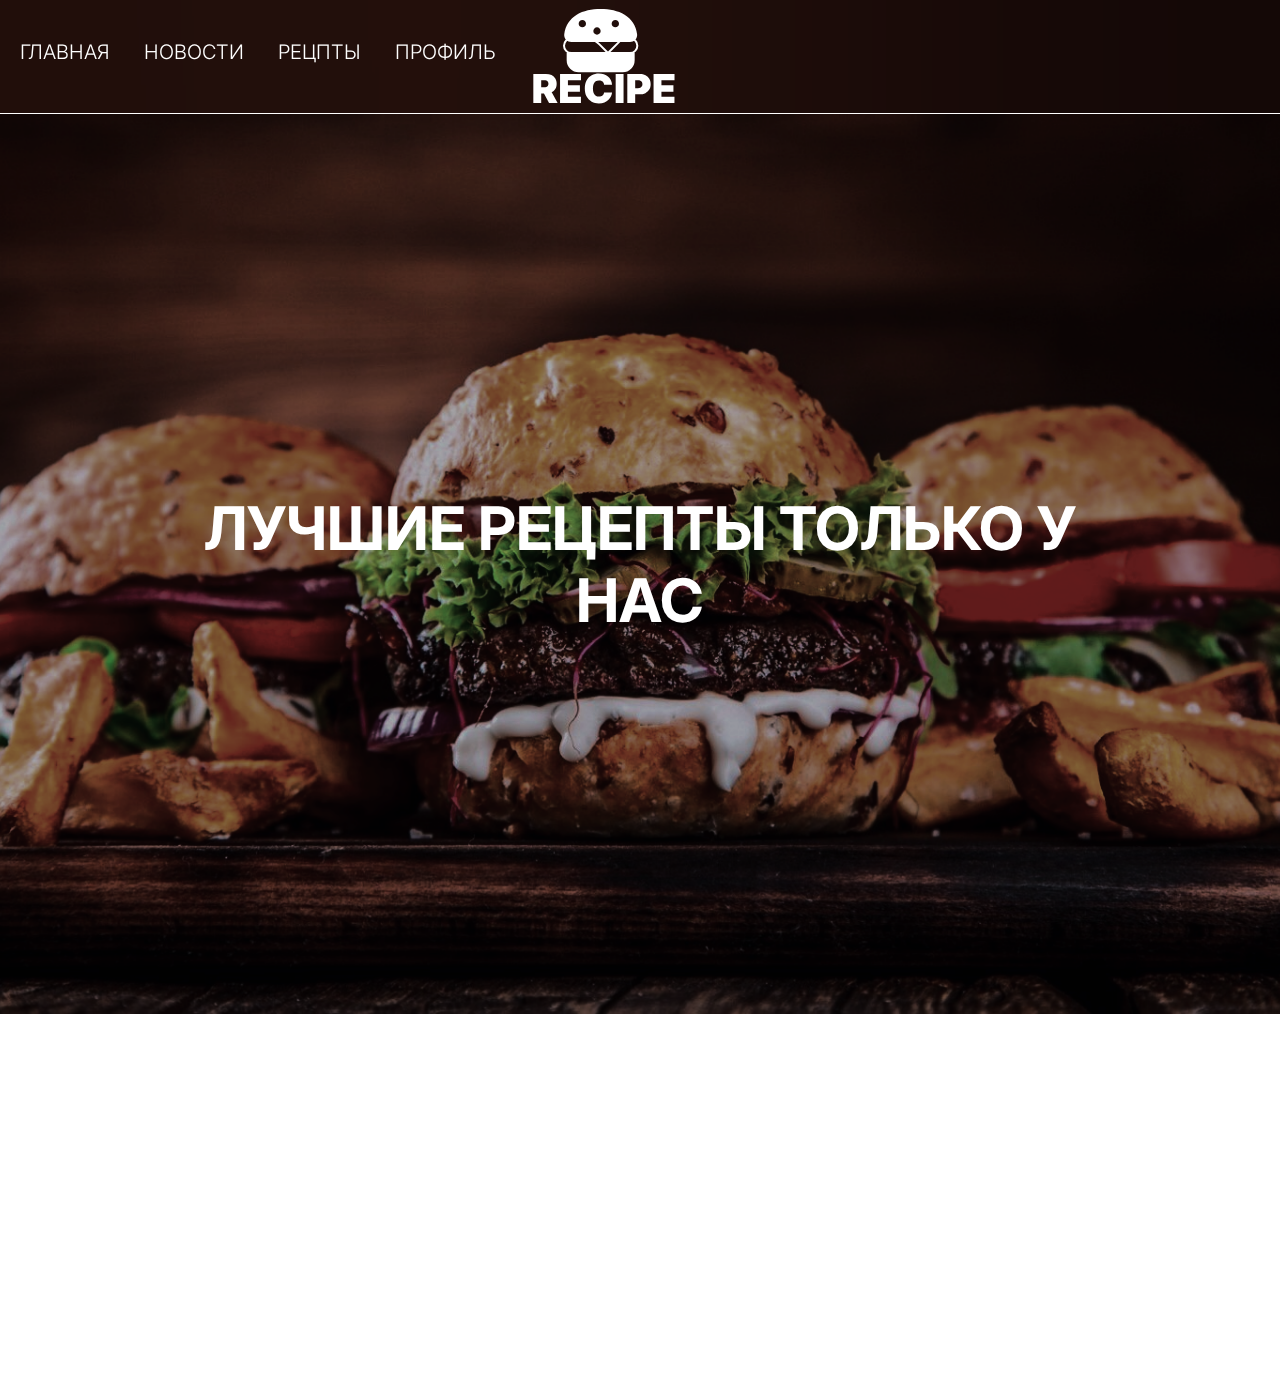
<file: index.html>
<!DOCTYPE html>
<html lang="en">
<head>
    <meta charset="UTF-8">
    <meta name="viewport" content="width=device-width, initial-scale=1.0">
    <title>Главная </title>
    <link rel="stylesheet" href="./style/style-home/style.css">
</head>
<body>
    <section class="container">
        <section class="hero-block">
            <header class="header">
                <section class="header-con">
                    <div class="header-infa">
                        <ul class="nav-bar">
                            <li><a href="./index.html">ГЛАВНАЯ</a></li>
                            <li><a href="./news.html">НОВОСТИ</a></li>
                            <li><a href="./recipe.html">РЕЦПТЫ</a></li>
                            <li><a href="./profile.html">ПРОФИЛЬ</a></li>
                        </ul>
                        <img class="logo" src="./img/logo.svg"  alt="">
                    </div>
                </section>
            </header>
            <header class="header-mobile">
                <div class="header-mobile-con">
                    <img class="logo" src="./img/logo.svg"  alt="">
                    <div class="menu-collapsed">
                        <div class="bar"></div>
                        <nav>
                           <ul>
                            <li><a href="./index.html">ГЛАВНАЯ</a></li>
                            <li><a href="./news.html">НОВОСТИ</a></li>
                            <li><a href="./recipe.html">РЕЦПТЫ</a></li>
                            <li><a href="./profile.html">ПРОФИЛЬ</a></li>
                           </ul>
                        </nav>
                    </div>
                </div>
            </header>
            <div class="hero-block-con">
                <h1>ЛУЧШИЕ РЕЦЕПТЫ ТОЛЬКО У НАС </h1>
            </div>
        </section>
    </section>
    <footer>
        <section class="footer-con">
            <div class="logo-inst">
                <img class="logo" src="./img/logo.svg" alt="">
                <img class="inst" src="./img/inst.svg" alt="">
            </div>
            <div class="text">
                <p>E-mail: ahahah@gmail.com</p>
                <p>© 2024, recipe.com Публичная оферта</p>
            </div>
        </section>
    </footer>
    <script src="script/burger-menu.js"></script>
</body>
</html>
</file>
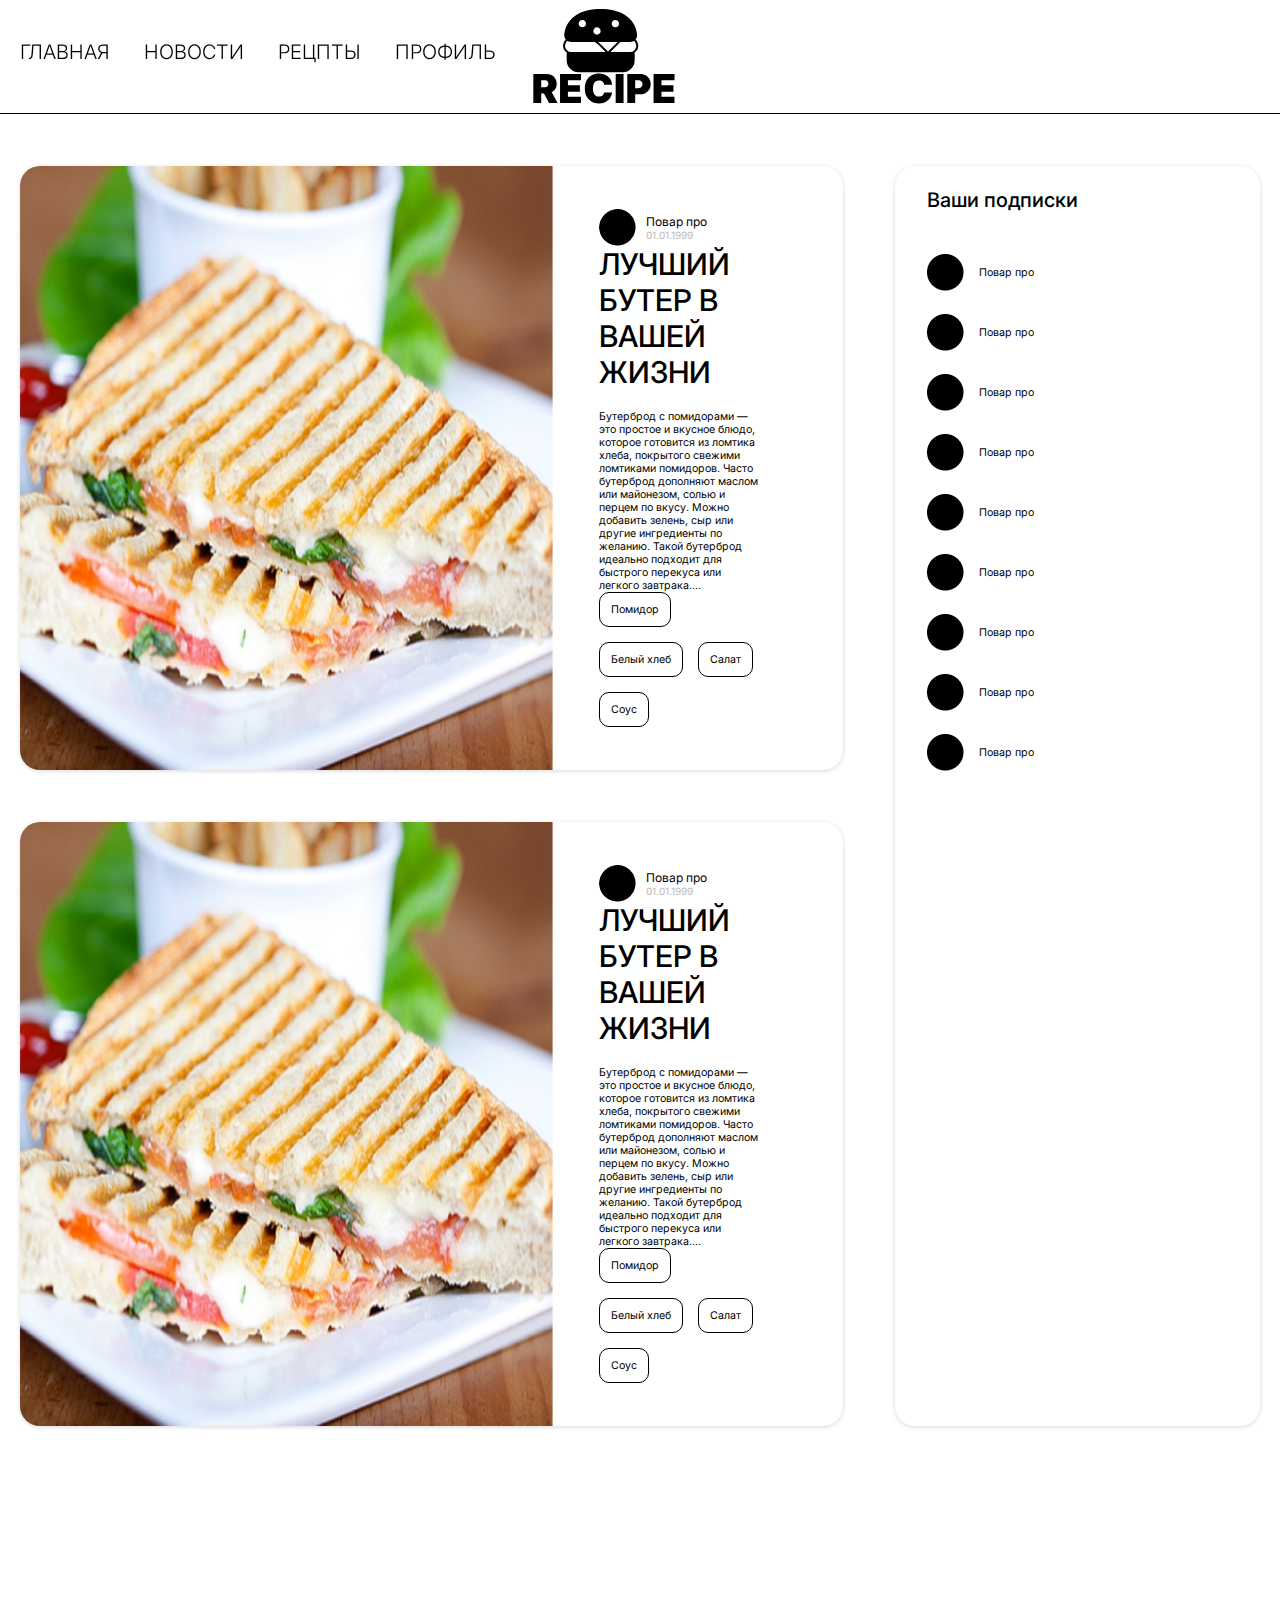
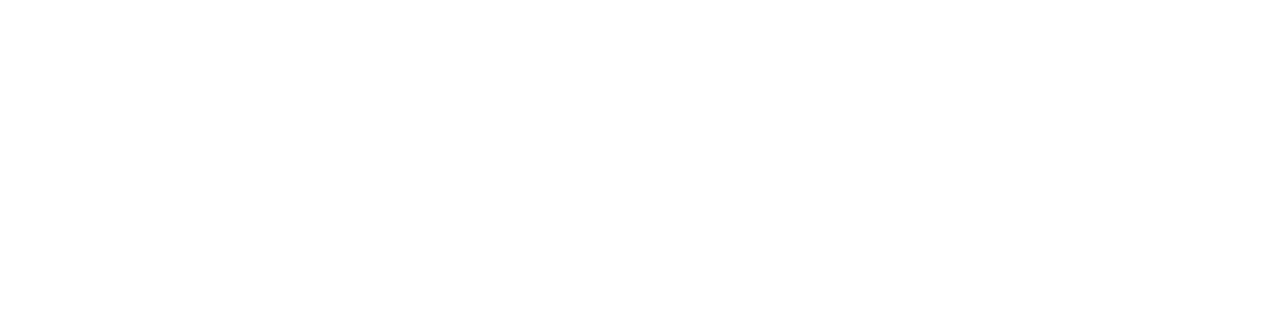
<file: news.html>
<!DOCTYPE html>
<html lang="en">
<head>
    <meta charset="UTF-8">
    <meta name="viewport" content="width=device-width, initial-scale=1.0">
    <title>Новости</title>
    <link rel="stylesheet" href="./style/style-news/news.css">
</head>
<body>
    <section class="container">
        <section class="hero-block">
            <header class="header">
                <section class="header-con">
                    <div class="header-infa">
                        <ul class="nav-bar">
                            <li><a href="./index.html">ГЛАВНАЯ</a></li>
                            <li><a href="./news.html">НОВОСТИ</a></li>
                            <li><a href="./recipe.html">РЕЦПТЫ</a></li>
                            <li><a href="./profile.html">ПРОФИЛЬ</a></li>
                        </ul>
                        <img class="logo" src="./img/black-logo.svg" alt="">
                    </div>
                </section>
            </header>
            <header class="header-mobile">
                <div class="header-mobile-con">
                    <img class="logo" src="./img/black-logo.svg"  alt="">
                    <div class="menu-collapsed">
                        <div class="bar"></div>
                        <nav>
                           <ul>
                            <li><a href="./index.html">ГЛАВНАЯ</a></li>
                            <li><a href="./news.html">НОВОСТИ</a></li>
                            <li><a href="./recipe.html">РЕЦПТЫ</a></li>
                            <li><a href="./profile.html">ПРОФИЛЬ</a></li>
                           </ul>
                        </nav>
                    </div>
                </div>
            </header>
            <section class="hero-block-con">
                <section class="posts">
                    <a href="./recipe-look.html">
                        <section class="post-recipe">
                            <img class="dish-img" src="./img/buter.png" alt="">
                            <div class="infa-post-recipe">
                                <div class="profile-date-post">
                                    <div class="profile">
                                        <img src="./img/ava-profile.png" alt="">
                                        <div class="data-profile">
                                            <p class="name">Повар про</p>
                                            <p class="data">01.01.1999</p>
                                        </div>
                                    </div>
                                </div>
                                <div class="name-description">
                                    <h1>ЛУЧШИЙ БУТЕР В ВАШЕЙ ЖИЗНИ</h1>
                                    <p>Бутерброд с помидорами — это простое и вкусное блюдо, которое готовится из ломтика хлеба, покрытого свежими ломтиками помидоров. Часто бутерброд дополняют маслом или майонезом, солью и перцем по вкусу. Можно добавить зелень, сыр или другие ингредиенты по желанию. Такой бутерброд идеально подходит для быстрого перекуса или легкого завтрака....</p>
                                </div>
                                <div class="chips-blocks">
                                    <div class="chips">
                                        <p>Помидор</p>
                                    </div>
                                    <div class="chips">
                                        <p>Белый хлеб</p>
                                    </div>
                                    <div class="chips">
                                        <p>Салат</p>
                                    </div>
                                    <div class="chips">
                                        <p>Соус</p>
                                    </div>
                                </div>
                            </div>
                        </section>
                    </a>
                    <a href="./recipe-look.html">
                        <section class="post-recipe">
                            <img class="dish-img" src="./img/buter.png" alt="">
                            <div class="infa-post-recipe">
                                <div class="profile-date-post">
                                    <div class="profile">
                                        <img src="./img/ava-profile.png" alt="">
                                        <div class="data-profile">
                                            <p class="name">Повар про</p>
                                            <p class="data">01.01.1999</p>
                                        </div>
                                    </div>
                                </div>
                                <div class="name-description">
                                    <h1>ЛУЧШИЙ БУТЕР В ВАШЕЙ ЖИЗНИ</h1>
                                    <p>Бутерброд с помидорами — это простое и вкусное блюдо, которое готовится из ломтика хлеба, покрытого свежими ломтиками помидоров. Часто бутерброд дополняют маслом или майонезом, солью и перцем по вкусу. Можно добавить зелень, сыр или другие ингредиенты по желанию. Такой бутерброд идеально подходит для быстрого перекуса или легкого завтрака....</p>
                                </div>
                                <div class="chips-blocks">
                                    <div class="chips">
                                        <p>Помидор</p>
                                    </div>
                                    <div class="chips">
                                        <p>Белый хлеб</p>
                                    </div>
                                    <div class="chips">
                                        <p>Салат</p>
                                    </div>
                                    <div class="chips">
                                        <p>Соус</p>
                                    </div>
                                </div>
                            </div>
                        </section>
                    </a>
                </section>
                <section class="subscriptions">
                    <h1>Ваши подписки</h1>
                    <section class="subscriptions-profile">
                        <div class="profile">
                            <img src="./img/ava-profile.png" alt="">
                            <p>Повар про</p>
                        </div>
                        <div class="profile">
                            <img src="./img/ava-profile.png" alt="">
                            <p>Повар про</p>
                        </div>
                        <div class="profile">
                            <img src="./img/ava-profile.png" alt="">
                            <p>Повар про</p>
                        </div>
                        <div class="profile">
                            <img src="./img/ava-profile.png" alt="">
                            <p>Повар про</p>
                        </div>
                        <div class="profile">
                            <img src="./img/ava-profile.png" alt="">
                            <p>Повар про</p>
                        </div>
                        <div class="profile">
                            <img src="./img/ava-profile.png" alt="">
                            <p>Повар про</p>
                        </div>
                        <div class="profile">
                            <img src="./img/ava-profile.png" alt="">
                            <p>Повар про</p>
                        </div>
                        <div class="profile">
                            <img src="./img/ava-profile.png" alt="">
                            <p>Повар про</p>
                        </div>
                        <div class="profile">
                            <img src="./img/ava-profile.png" alt="">
                            <p>Повар про</p>
                        </div>
                    </section>
                </section>
            </section>
        </section>
    </section>
    <footer>
        <section class="footer-con">
            <div class="logo-inst">
                <img class="logo" src="./img/logo.svg" alt="">
                <img class="inst" src="./img/inst.svg" alt="">
            </div>
            <div class="text">
                <p>E-mail: ahahah@gmail.com</p>
                <p>© 2024, recipe.com Публичная оферта</p>
            </div>
        </section>
    </footer>
    <script src="script/burger-menu.js"></script>
</body>
</html>
</file>
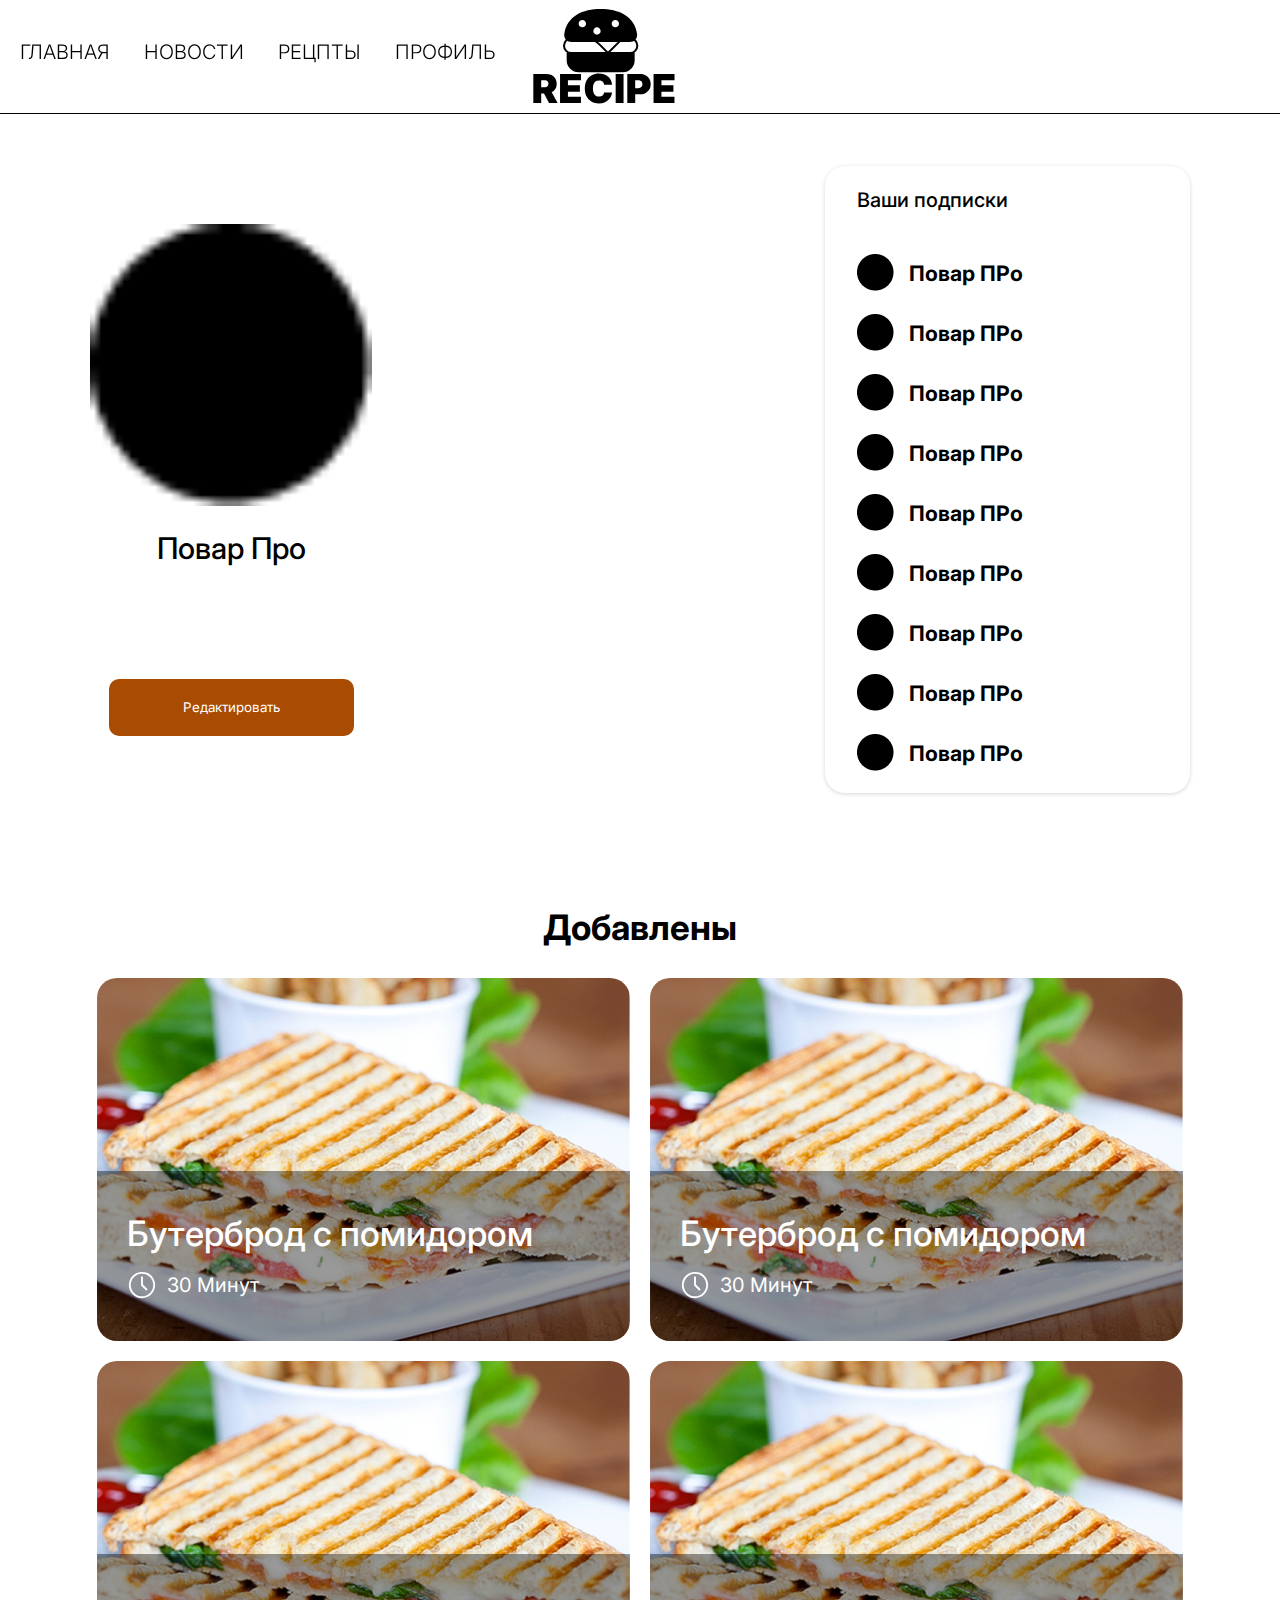
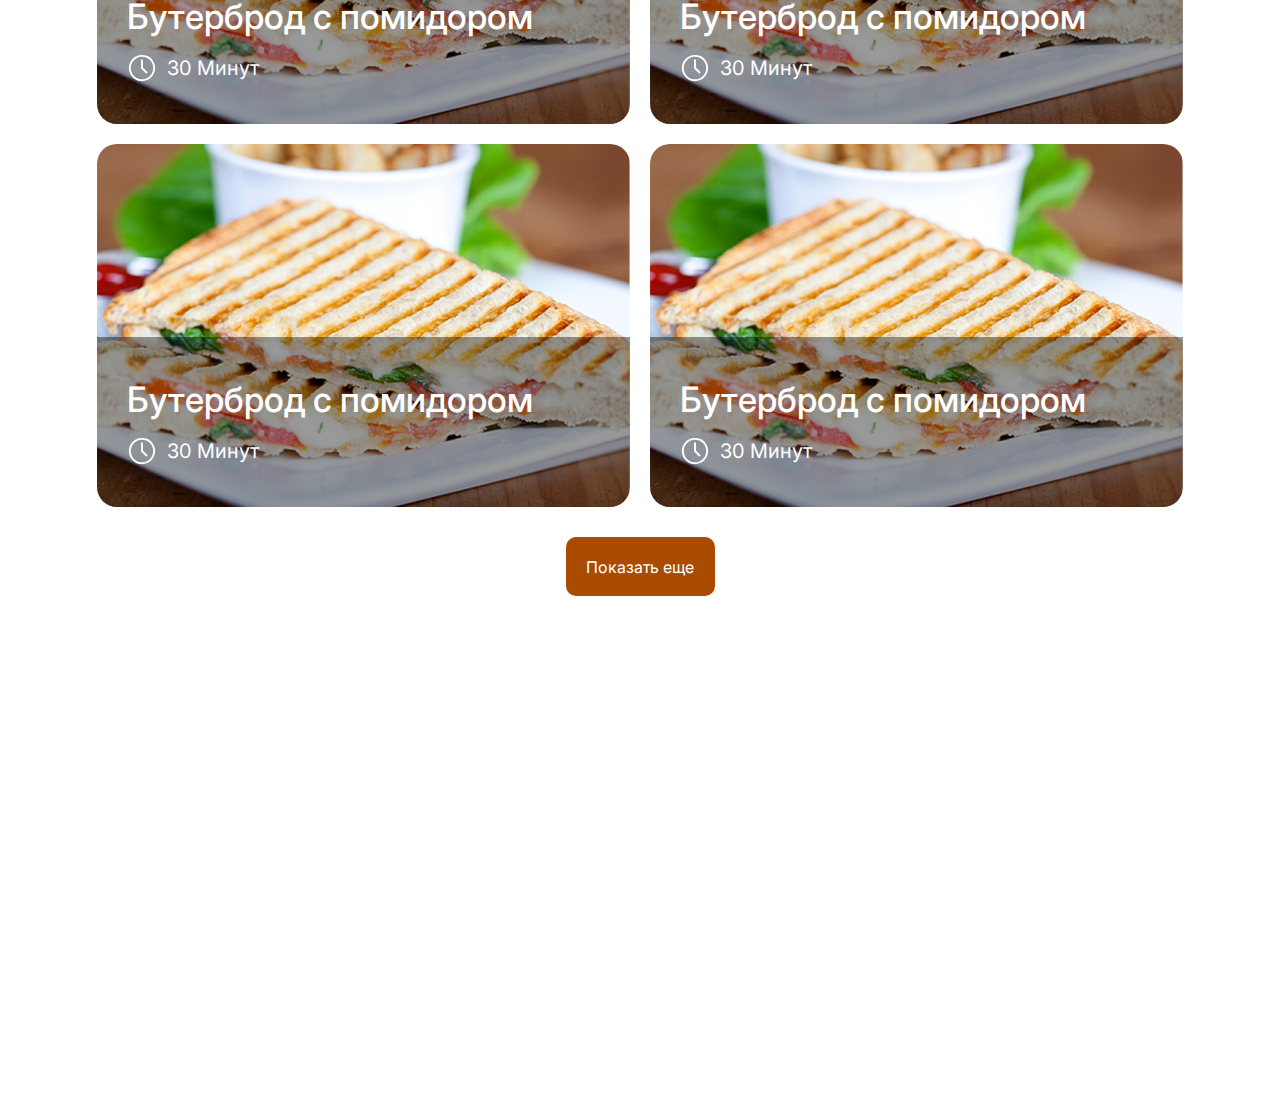
<file: profile.html>
<!DOCTYPE html>
<html lang="en">
<head>
    <meta charset="UTF-8">
    <meta name="viewport" content="width=device-width, initial-scale=1.0">
    <title>Пофиль</title>
    <link rel="stylesheet" href="./style/style-profile/profile.css">
</head>
<body>
    <section class="container">
        <section class="hero-block">
            <header class="header">
                <section class="header-con">
                    <div class="header-infa">
                        <ul class="nav-bar">
                            <li><a href="./index.html">ГЛАВНАЯ</a></li>
                            <li><a href="./news.html">НОВОСТИ</a></li>
                            <li><a href="./recipe.html">РЕЦПТЫ</a></li>
                            <li><a href="./profile.html">ПРОФИЛЬ</a></li>
                        </ul>
                        <img class="logo" src="./img/black-logo.svg" alt="">
                    </div>
                </section>
            </header>
            <header class="header-mobile">
                <div class="header-mobile-con">
                    <img class="logo" src="./img/black-logo.svg"  alt="">
                    <div class="menu-collapsed">
                        <div class="bar"></div>
                        <nav>
                           <ul>
                            <li><a href="./index.html">ГЛАВНАЯ</a></li>
                            <li><a href="./news.html">НОВОСТИ</a></li>
                            <li><a href="./recipe.html">РЕЦПТЫ</a></li>
                            <li><a href="./profile.html">ПРОФИЛЬ</a></li>
                           </ul>
                        </nav>
                    </div>
                </div>
            </header>
            <section class="hero-block-con">
                <div class="profile-subscriptions">
                    <div class="profile-block-edit-btn">
                        <div class="profile">
                            <img class="ava-profile" src="./img/ava-profile.png" alt="">
                            <h1 class="profile-name">Повар Про</h1>
                        </div>
                        <button class="edit-profile">Редактировать</button>
                    </div>
                    <div class="your-subscriptions">
                        <h1 class="title-your-subscriptions">Ваши подписки</h1>
                        <div class="subscriptions">
                            <div class="profile-sub">
                                <img src="./img/ava-profile.png" alt="">
                                <h1 class="name-subscriptions">Повар ПРо</h1>
                            </div>
                            <div class="profile-sub">
                                <img src="./img/ava-profile.png" alt="">
                                <h1 class="name-subscriptions">Повар ПРо</h1>
                            </div>
                            <div class="profile-sub">
                                <img src="./img/ava-profile.png" alt="">
                                <h1 class="name-subscriptions">Повар ПРо</h1>
                            </div>
                            <div class="profile-sub">
                                <img src="./img/ava-profile.png" alt="">
                                <h1 class="name-subscriptions">Повар ПРо</h1>
                            </div>
                            <div class="profile-sub">
                                <img src="./img/ava-profile.png" alt="">
                                <h1 class="name-subscriptions">Повар ПРо</h1>
                            </div>
                            <div class="profile-sub">
                                <img src="./img/ava-profile.png" alt="">
                                <h1 class="name-subscriptions">Повар ПРо</h1>
                            </div>
                            <div class="profile-sub">
                                <img src="./img/ava-profile.png" alt="">
                                <h1 class="name-subscriptions">Повар ПРо</h1>
                            </div>
                            <div class="profile-sub">
                                <img src="./img/ava-profile.png" alt="">
                                <h1 class="name-subscriptions">Повар ПРо</h1>
                            </div>
                            <div class="profile-sub">
                                <img src="./img/ava-profile.png" alt="">
                                <h1 class="name-subscriptions">Повар ПРо</h1>
                            </div>
                        </div>
                    </div>
                </div>
                <section class="added">
                    <h1 class="title-added">Добавлены</h1>
                    <section class="recipes-btn">
                        <section class="recipes">
                            <div class="recipe">
                                <img class="bg-buter" src="./img/buter.png" alt="">
                                <div class="infa-block-dish">
                                    <h1>Бутерброд с помидором</h1>
                                    <div class="time-cook">
                                        <img class="cook-time" src="./img/icon/cook-time.svg" alt="">
                                        <img class="cook-time-black" src="./img/icon/cook-time-black.svg" alt="">
                                        <p>30 Минут</p>
                                   </div>
                                </div>
                            </div>
                            <div class="recipe">
                                <img class="bg-buter" src="./img/buter.png" alt="">
                                <div class="infa-block-dish">
                                    <h1>Бутерброд с помидором</h1>
                                    <div class="time-cook">
                                        <img class="cook-time" src="./img/icon/cook-time.svg" alt="">
                                        <img class="cook-time-black" src="./img/icon/cook-time-black.svg" alt="">
                                        <p>30 Минут</p>
                                   </div>
                                </div>
                            </div>
                            <div class="recipe">
                                <img class="bg-buter" src="./img/buter.png" alt="">
                                <div class="infa-block-dish">
                                    <h1>Бутерброд с помидором</h1>
                                    <div class="time-cook">
                                        <img class="cook-time" src="./img/icon/cook-time.svg" alt="">
                                        <img class="cook-time-black" src="./img/icon/cook-time-black.svg" alt="">
                                        <p>30 Минут</p>
                                   </div>
                                </div>
                            </div>
                            <div class="recipe">
                                <img class="bg-buter" src="./img/buter.png" alt="">
                                <div class="infa-block-dish">
                                    <h1>Бутерброд с помидором</h1>
                                    <div class="time-cook">
                                        <img class="cook-time" src="./img/icon/cook-time.svg" alt="">
                                        <img class="cook-time-black" src="./img/icon/cook-time-black.svg" alt="">
                                        <p>30 Минут</p>
                                   </div>
                                </div>
                            </div>
                            <div class="recipe">
                                <img class="bg-buter" src="./img/buter.png" alt="">
                                <div class="infa-block-dish">
                                    <h1>Бутерброд с помидором</h1>
                                    <div class="time-cook">
                                        <img class="cook-time" src="./img/icon/cook-time.svg" alt="">
                                        <img class="cook-time-black" src="./img/icon/cook-time-black.svg" alt="">
                                        <p>30 Минут</p>
                                   </div>
                                </div>
                            </div>
                            <div class="recipe">
                                <img class="bg-buter" src="./img/buter.png" alt="">
                                <div class="infa-block-dish">
                                    <h1>Бутерброд с помидором</h1>
                                    <div class="time-cook">
                                        <img class="cook-time" src="./img/icon/cook-time.svg" alt="">
                                        <img class="cook-time-black" src="./img/icon/cook-time-black.svg" alt="">
                                        <p>30 Минут</p>
                                   </div>
                                </div>
                            </div>
                            <section class="recipes-hidden">
                                <div class="recipe">
                                    <div class="scale"></div>
                                    <img class="bg-buter" src="./img/buter.png" alt="">
                                    <div class="infa-block-dish">
                                        <h1>Бутерброд с помидором</h1>
                                        <div class="time-cook">
                                            <img class="cook-time" src="./img/icon/cook-time.svg" alt="">
                                            <img class="cook-time-black" src="./img/icon/cook-time-black.svg" alt="">
                                            <p>30 Минут</p>
                                       </div>
                                    </div>
                                </div>
                                <div class="recipe">
                                    <img class="bg-buter" src="./img/buter.png" alt="">
                                    <div class="infa-block-dish">
                                        <h1>Бутерброд с помидором</h1>
                                        <div class="time-cook">
                                            <img class="cook-time" src="./img/icon/cook-time.svg" alt="">
                                            <img class="cook-time-black" src="./img/icon/cook-time-black.svg" alt="">
                                            <p>30 Минут</p>
                                       </div>
                                    </div>
                                </div>
                                <div class="recipe">
                                    <img class="bg-buter" src="./img/buter.png" alt="">
                                    <div class="infa-block-dish">
                                        <h1>Бутерброд с помидором</h1>
                                        <div class="time-cook">
                                            <img class="cook-time" src="./img/icon/cook-time.svg" alt="">
                                            <img class="cook-time-black" src="./img/icon/cook-time-black.svg" alt="">
                                            <p>30 Минут</p>
                                       </div>
                                    </div>
                                </div>
                                <div class="recipe">
                                    <img class="bg-buter" src="./img/buter.png" alt="">
                                    <div class="infa-block-dish">
                                        <h1>Бутерброд с помидором</h1>
                                        <div class="time-cook">
                                            <img class="cook-time" src="./img/icon/cook-time.svg" alt="">
                                            <img class="cook-time-black" src="./img/icon/cook-time-black.svg" alt="">
                                            <p>30 Минут</p>
                                       </div>
                                    </div>
                                </div>
                                <div class="recipe">
                                    <img class="bg-buter" src="./img/buter.png" alt="">
                                    <div class="infa-block-dish">
                                        <h1>Бутерброд с помидором</h1>
                                        <div class="time-cook">
                                            <img class="cook-time" src="./img/icon/cook-time.svg" alt="">
                                            <img class="cook-time-black" src="./img/icon/cook-time-black.svg" alt="">
                                            <p>30 Минут</p>
                                       </div>
                                    </div>
                                </div>
                                <div class="recipe">
                                    <img class="bg-buter" src="./img/buter.png" alt="">
                                    <div class="infa-block-dish">
                                        <h1>Бутерброд с помидором</h1>
                                        <div class="time-cook">
                                            <img class="cook-time" src="./img/icon/cook-time.svg" alt="">
                                            <img class="cook-time-black" src="./img/icon/cook-time-black.svg" alt="">
                                            <p>30 Минут</p>
                                       </div>
                                    </div>
                                </div>
                            </section>
                        </section>
                        <button class="show-hidden-btn">Показать еще</button>
                    </section>
                </section>
            </section>
        </section>
    </section>
    <footer>
        <section class="footer-con">
            <div class="logo-inst">
                <img class="logo" src="./img/logo.svg" alt="">
                <img class="inst" src="./img/inst.svg" alt="">
            </div>
            <div class="text">
                <p>E-mail: ahahah@gmail.com</p>
                <p>© 2024, recipe.com Публичная оферта</p>
            </div>
        </section>
    </footer>
    <script src="./script/btn-show-hidden.js"></script>
    <script src="script/burger-menu.js"></script>
</body>
</html>
</file>
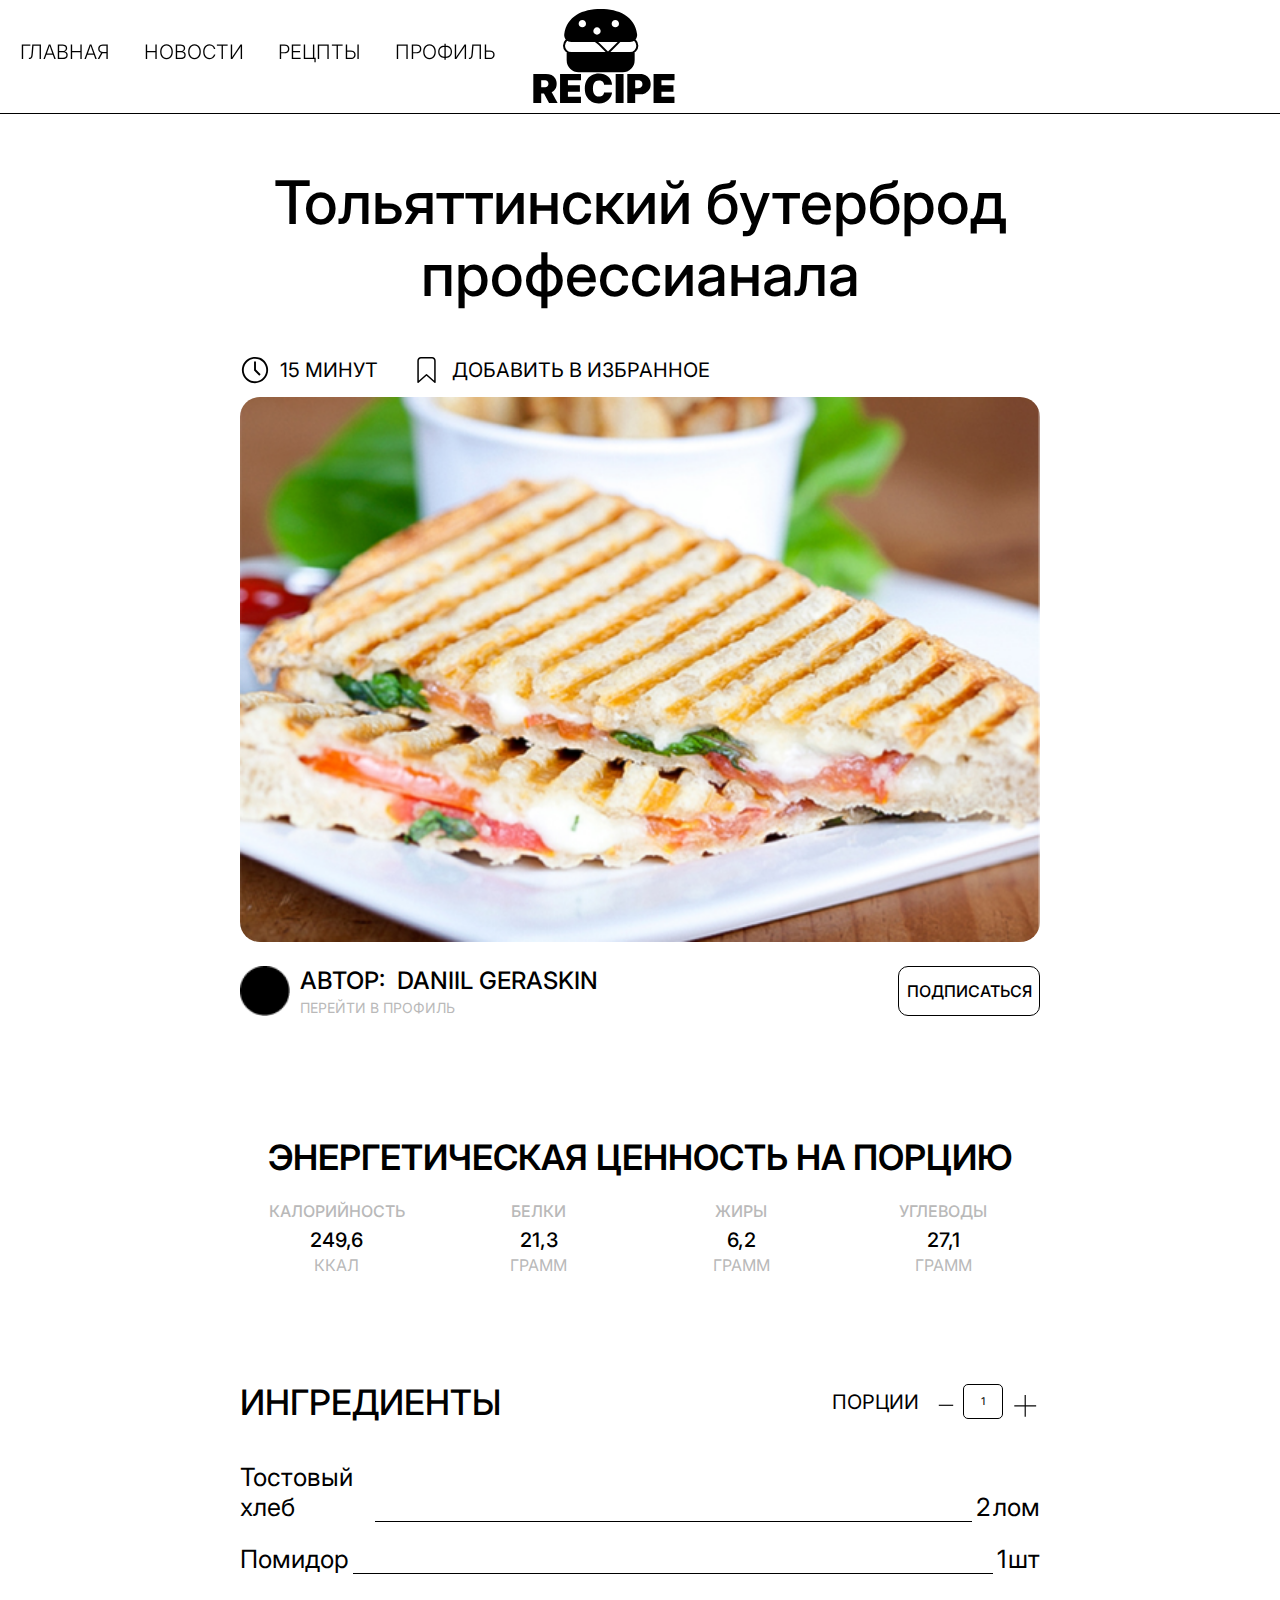
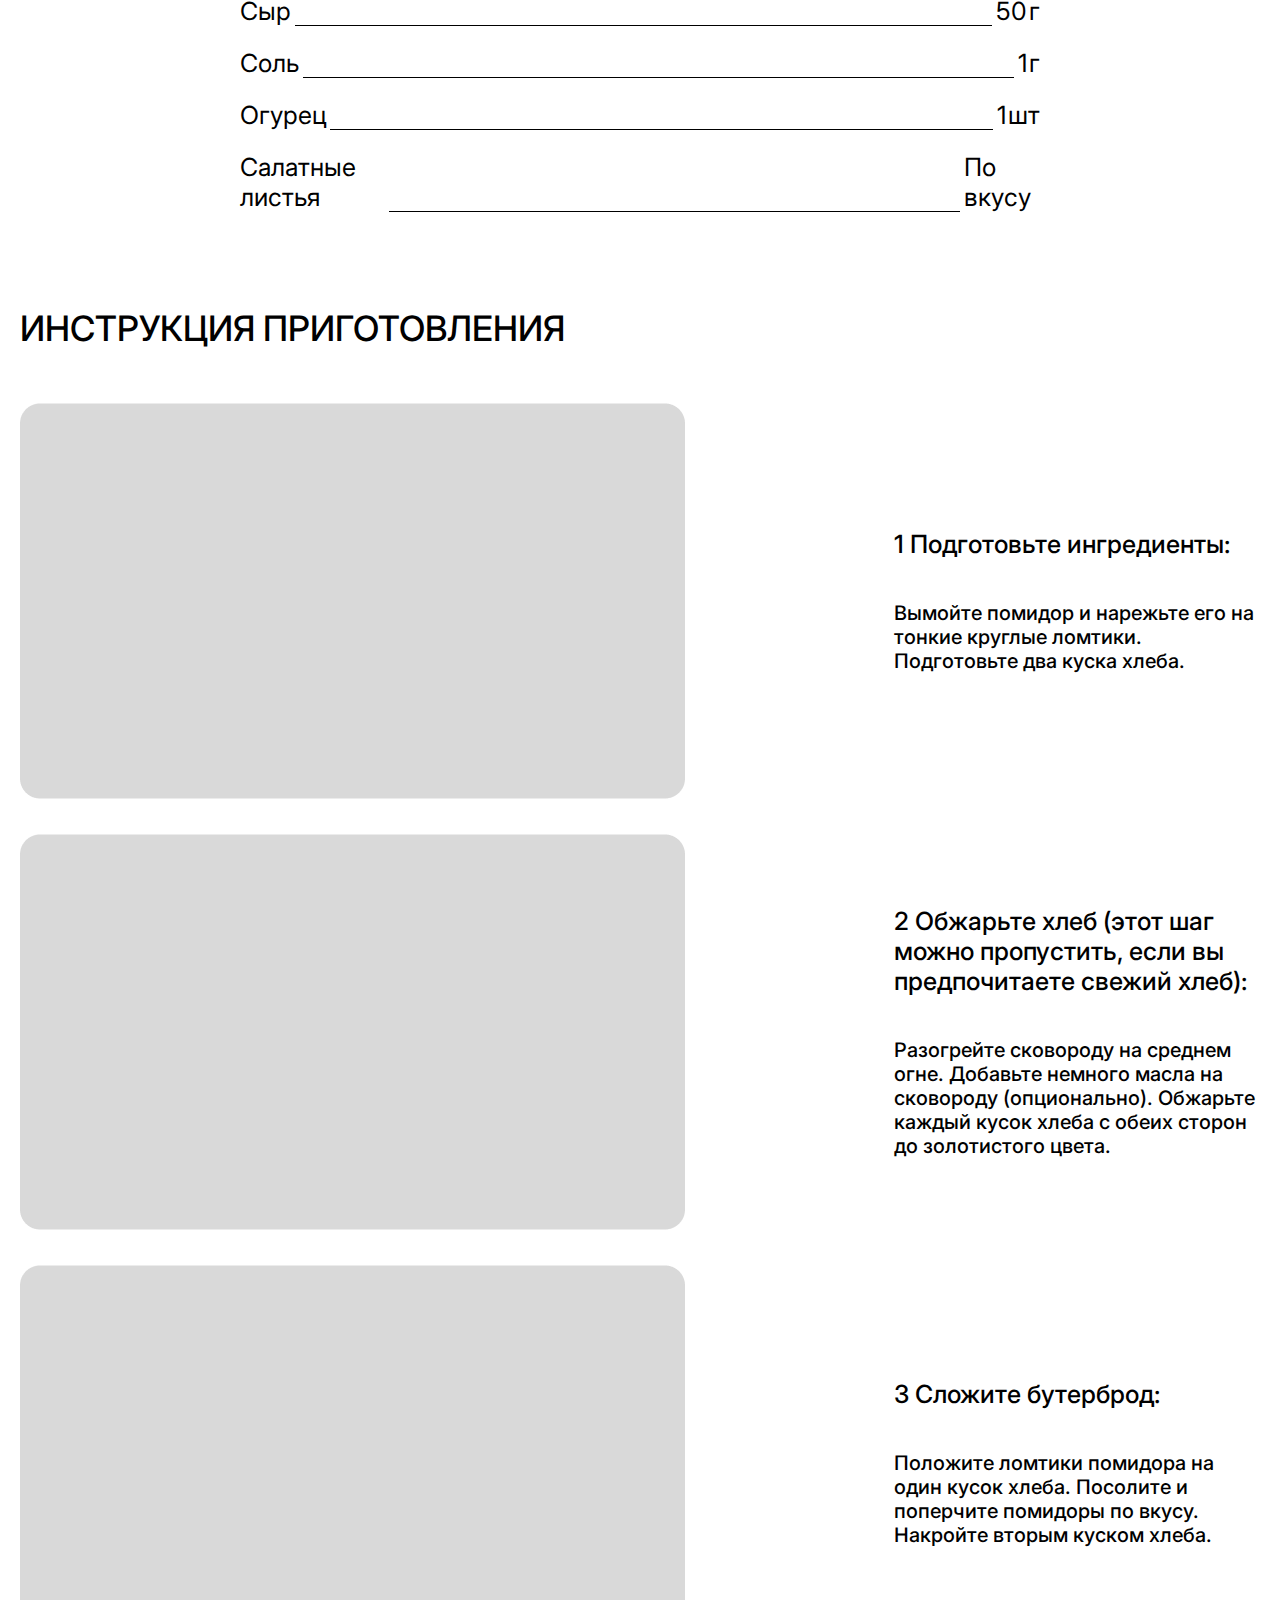
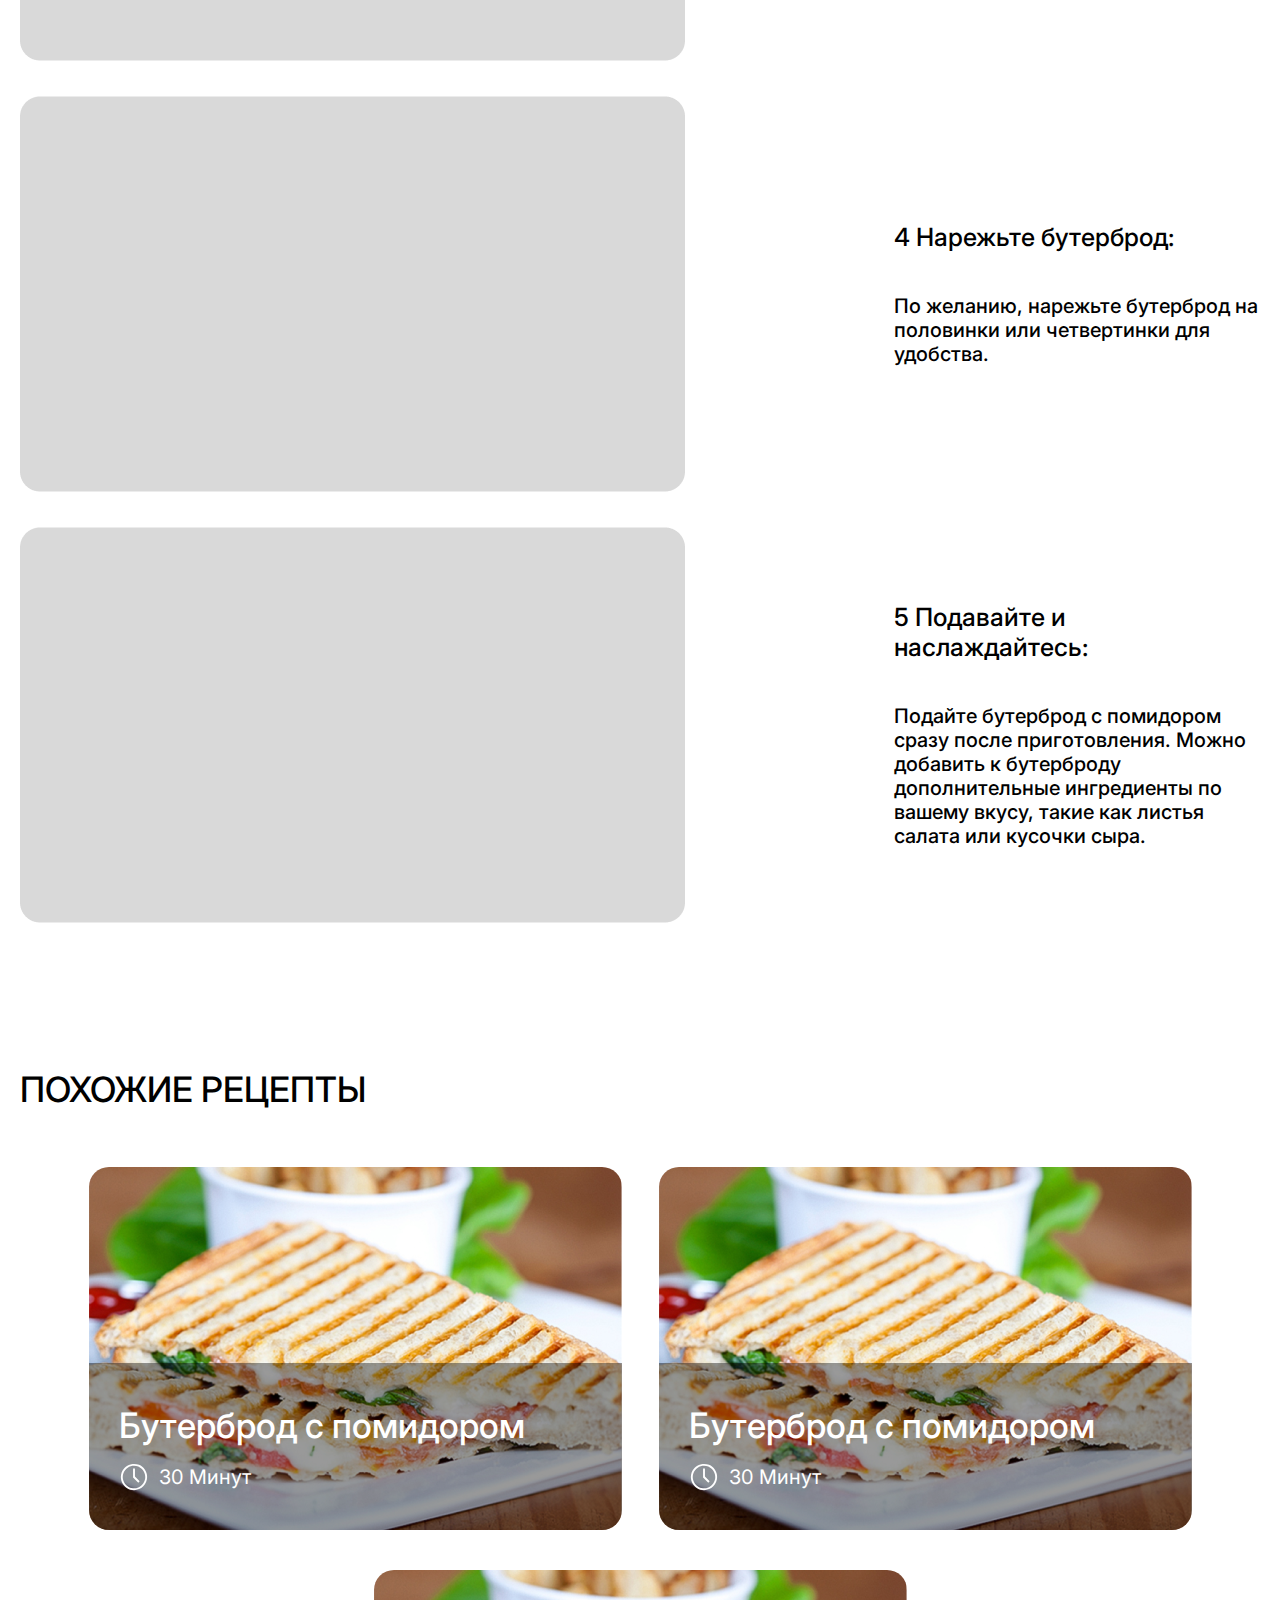
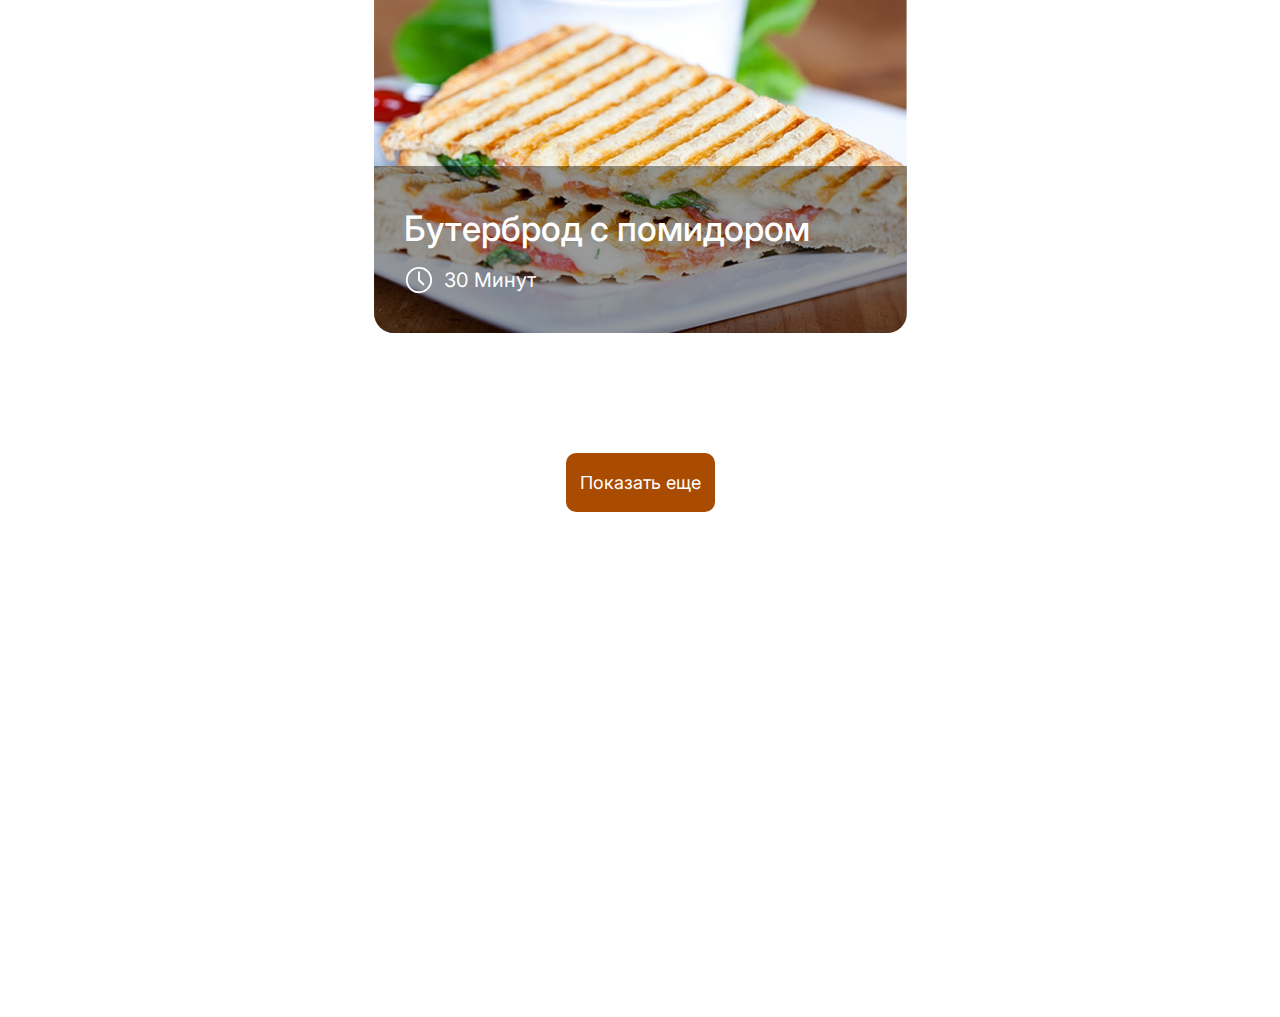
<file: recipe-look.html>
<!DOCTYPE html>
<html lang="en">
<head>
    <meta charset="UTF-8">
    <meta name="viewport" content="width=device-width, initial-scale=1.0">
    <title>Рецепт</title>
    <link rel="stylesheet" href="./style/style-recipe-look/style-recipe-look.css">
</head>
<body>
    <section class="container">
        <section class="hero-block">
            <header class="header">
                <section class="header-con">
                    <div class="header-infa">
                        <ul class="nav-bar">
                            <li><a href="./index.html">ГЛАВНАЯ</a></li>
                            <li><a href="./news.html">НОВОСТИ</a></li>
                            <li><a href="./recipe.html">РЕЦПТЫ</a></li>
                            <li><a href="./profile.html">ПРОФИЛЬ</a></li>
                        </ul>
                        <img class="logo" src="./img/black-logo.svg" alt="">
                    </div>
                </section>
            </header>
            <header class="header-mobile">
                <div class="header-mobile-con">
                    <img class="logo" src="./img/black-logo.svg"  alt="">
                    <div class="menu-collapsed">
                        <div class="bar"></div>
                        <nav>
                           <ul>
                            <li><a href="./index.html">ГЛАВНАЯ</a></li>
                            <li><a href="./news.html">НОВОСТИ</a></li>
                            <li><a href="./recipe.html">РЕЦПТЫ</a></li>
                            <li><a href="./profile.html">ПРОФИЛЬ</a></li>
                           </ul>
                        </nav>
                    </div>
                </div>
            </header>
            <section class="hero-block-con">
                <h1 class="title-recipe">Тольяттинский бутерброд профессианала</h1>

                    <div class="recipe-profile">
                        <div class="recipe-infa">
                            <div class="time-add-favorite">
                                <div class="time-cook">
                                    <img src="/img/icon/cook-time-black.svg" alt="">
                                    <p>15 МИНУТ</p>
                                </div>
                                <div class="add-favorite">
                                    <img src="/img/icon/bookmark-icon.svg" alt="">
                                    <p>ДОБАВИТЬ В ИЗБРАННОЕ</p>
                                </div>
                            </div>
                            <img class="dish-img" src="/img/buter.png" alt="">
                        </div>
                        <div class="profile-subscribe">
                            <div class="avtor">
                                <img class="ava-profile" src="/img/ava-profile.png" alt="">
                                <div class="profile-name">
                                    <div class="avtor-name">
                                        <h1 class="avtor-h1">АВТОР: </h1>
                                        <h1 class="avtor-h1">DANIIL GERASKIN</h1>
                                    </div>
                                    <p class="go-to-profile">ПЕРЕЙТИ В ПРОФИЛЬ</p>
                                </div>
                            </div>
                            <button class="sub-btn">ПОДПИСАТЬСЯ</button>
                        </div>
                    </div>
                    <div class="energy-value">
                        <h1 class="title-energy-value">ЭНЕРГЕТИЧЕСКАЯ ЦЕННОСТЬ НА ПОРЦИЮ</h1>
                        <div class="value-blocks">
                            <div class="value-block">
                                <h1 class="title-value-block">КАЛОРИЙНОСТЬ</h1>
                                <div class="infa-value-block">
                                    <p class="num-value">249,6 </p>
                                    <p class="unit">ККАЛ</p>
                                </div>
                            </div>
                            <div class="value-block">
                                <h1 class="title-value-block">БЕЛКИ</h1>
                                <div class="infa-value-block">
                                    <p class="num-value">21,3</p>
                                    <p class="unit">ГРАММ</p>
                                </div>
                            </div>
                            <div class="value-block">
                                <h1 class="title-value-block">ЖИРЫ</h1>
                                <div class="infa-value-block">
                                    <p class="num-value">6,2</p>
                                    <p class="unit">ГРАММ</p>
                                </div>
                            </div>
                            <div class="value-block">
                                <h1 class="title-value-block">УГЛЕВОДЫ</h1>
                                <div class="infa-value-block">
                                    <p class="num-value">27,1</p>
                                    <p class="unit">ГРАММ</p>
                                </div>
                            </div>
                        </div>
                    </div>
                    <div class="ingredient-block"> 
                        <div class="ingredient-title-quantity">
                            <h1 class="ingredient-title">ИНГРЕДИЕНТЫ</h1>
                            <div class="quantity-block">
                                <p>ПОРЦИИ</p>
                                <div class="btn-quantity">
                                    <button class="minus-plus-btn" id="decrement">-</button>
                                    <div class="quantity" id="portion">1</div>
                                    <button class="minus-plus-btn" id="increment">+</button>
                                </div>
                            </div>
                        </div>
                        <div class="ingredients">
                            <div class="ingredient" data-quantity="2">
                                <h1 class="name-ingredient">Тостовый хлеб</h1>
                                <div class="line"></div>
                                <div class="quantity-ingredient">
                                    <p class="quantity-num">2</p>
                                    <p class="quantity-unit">лом</p>
                                </div>
                            </div>
                            <div class="ingredient" data-quantity="1">
                                <h1 class="name-ingredient">Помидор</h1>
                                <div class="line"></div>
                                <div class="quantity-ingredient">
                                    <p class="quantity-num">1</p>
                                    <p class="quantity-unit">шт</p>
                                </div>
                            </div>
                            <div class="ingredient" data-quantity="50">
                                <h1 class="name-ingredient">Сыр</h1>
                                <div class="line"></div>
                                <div class="quantity-ingredient">
                                    <p class="quantity-num">50</p>
                                    <p class="quantity-unit">г</p>
                                </div>
                            </div>
                            <div class="ingredient" data-quantity="1">
                                <h1 class="name-ingredient">Соль</h1>
                                <div class="line"></div>
                                <div class="quantity-ingredient">
                                    <p class="quantity-num">1</p>
                                    <p class="quantity-unit">г</p>
                                </div>
                            </div>
                            <div class="ingredient" data-quantity="1">
                                <h1 class="name-ingredient">Огурец</h1>
                                <div class="line"></div>
                                <div class="quantity-ingredient">
                                    <p class="quantity-num">1</p>
                                    <p class="quantity-unit">шт</p>
                                </div>
                            </div>
                            <div class="ingredient" data-quantity="0">
                                <h1 class="name-ingredient">Салатные листья</h1>
                                <div class="line"></div>
                                <div class="quantity-ingredient">
                                    <p class="quantity-unit">По вкусу</p>
                                </div>
                            </div>
                        </div>
                    </div>
                    <div class="cooking-instructions"> 
                        <h1 class="title-cooking-instructions">ИНСТРУКЦИЯ ПРИГОТОВЛЕНИЯ</h1>
                        <div class="instructions">
                            <div class="instruction-block">
                                <img class="img-instruction" src="./img/instruction-img.png" alt="">
                                <div class="text-instruction">
                                    <h1 class="title-instruction">1 Подготовьте ингредиенты:</h1>
                                    <p class="point-instruction">Вымойте помидор и нарежьте его на тонкие круглые ломтики.
                                        Подготовьте два куска хлеба.</p>
                                </div>
                            </div>
                            <div class="instruction-block">
                                <img class="img-instruction" src="./img/instruction-img.png" alt="">
                                <div class="text-instruction">
                                    <h1 class="title-instruction">2 Обжарьте хлеб (этот шаг можно пропустить, если вы предпочитаете свежий хлеб):</h1>
                                    <p class="point-instruction">Разогрейте сковороду на среднем огне.
                                        Добавьте немного масла на сковороду (опционально).
                                        Обжарьте каждый кусок хлеба с обеих сторон до золотистого цвета.</p>
                                </div>
                            </div>
                            <div class="instruction-block">
                                <img class="img-instruction" src="./img/instruction-img.png" alt="">
                                <div class="text-instruction">
                                    <h1 class="title-instruction">3 Сложите бутерброд:</h1>
                                    <p class="point-instruction">Положите ломтики помидора на один кусок хлеба.
                                        Посолите и поперчите помидоры по вкусу.
                                        Накройте вторым куском хлеба.</p>
                                </div>
                            </div>
                            <div class="instruction-block">
                                <img class="img-instruction" src="./img/instruction-img.png" alt="">
                                <div class="text-instruction">
                                    <h1 class="title-instruction">4 Нарежьте бутерброд:</h1>
                                    <p class="point-instruction">По желанию, нарежьте бутерброд на половинки или четвертинки для удобства.</p>
                                </div>
                            </div>
                            <div class="instruction-block">
                                <img class="img-instruction" src="./img/instruction-img.png" alt="">
                                <div class="text-instruction">
                                    <h1 class="title-instruction">5 Подавайте и наслаждайтесь:</h1>
                                    <p class="point-instruction">Подайте бутерброд с помидором сразу после приготовления.
                                        Можно добавить к бутерброду дополнительные ингредиенты по вашему вкусу, такие как листья салата или кусочки сыра.</p>
                                </div>
                            </div>
                        </div>
                    </div>
                    <div class="similar-recipes">
                        <h1 class="similar-recipes-titles">ПОХОЖИЕ РЕЦЕПТЫ</h1>
                        <div class="recipes-btn">
                            <div class="recipes">
                                <a href="./recipe-look.html">
                                    <div class="recipe">
                                        <img class="bg-buter" src="./img/buter.png" alt="">
                                        <div class="infa-block-dish">
                                            <h1>Бутерброд с помидором</h1>
                                            <div class="time-cook">
                                                <img class="cook-time" src="./img/icon/cook-time.svg" alt="">
                                                <img class="cook-time-black" src="./img/icon/cook-time-black.svg" alt="">
                                                <p>30 Минут</p>
                                            </div>
                                        </div>
                                    </div>
                                </a>
                                <a href="./recipe-look.html">
                                    <div class="recipe">
                                        <img class="bg-buter" src="./img/buter.png" alt="">
                                        <div class="infa-block-dish">
                                            <h1>Бутерброд с помидором</h1>
                                            <div class="time-cook">
                                                <img class="cook-time" src="./img/icon/cook-time.svg" alt="">
                                                <img class="cook-time-black" src="./img/icon/cook-time-black.svg" alt="">
                                                <p>30 Минут</p>
                                            </div>
                                        </div>
                                    </div>
                                </a>
                                <a href="./recipe-look.html">
                                    <div class="recipe">
                                        <img class="bg-buter" src="./img/buter.png" alt="">
                                        <div class="infa-block-dish">
                                            <h1>Бутерброд с помидором</h1>
                                            <div class="time-cook">
                                                <img class="cook-time" src="./img/icon/cook-time.svg" alt="">
                                                <img class="cook-time-black" src="./img/icon/cook-time-black.svg" alt="">
                                                <p>30 Минут</p>
                                            </div>
                                        </div>
                                    </div>
                                </a>
                                <div class="recipes-hidden">
                                    <a href="./recipe-look.html">
                                        <div class="recipe">
                                            <img class="bg-buter" src="./img/buter.png" alt="">
                                            <div class="infa-block-dish">
                                                <h1>Бутерброд с помидором</h1>
                                                <div class="time-cook">
                                                    <img class="cook-time" src="./img/icon/cook-time.svg" alt="">
                                                    <img class="cook-time-black" src="./img/icon/cook-time-black.svg" alt="">
                                                    <p>30 Минут</p>
                                                </div>
                                            </div>
                                        </div>
                                    </a>
                                    <a href="./recipe-look.html">
                                        <div class="recipe">
                                            <img class="bg-buter" src="./img/buter.png" alt="">
                                            <div class="infa-block-dish">
                                                <h1>Бутерброд с помидором</h1>
                                                <div class="time-cook">
                                                    <img class="cook-time" src="./img/icon/cook-time.svg" alt="">
                                                    <img class="cook-time-black" src="./img/icon/cook-time-black.svg" alt="">
                                                    <p>30 Минут</p>
                                                </div>
                                            </div>
                                        </div>
                                    </a>
                                    <a href="./recipe-look.html">
                                        <div class="recipe">
                                            <img class="bg-buter" src="./img/buter.png" alt="">
                                            <div class="infa-block-dish">
                                                <h1>Бутерброд с помидором</h1>
                                                <div class="time-cook">
                                                    <img class="cook-time" src="./img/icon/cook-time.svg" alt="">
                                                    <img class="cook-time-black" src="./img/icon/cook-time-black.svg" alt="">
                                                    <p>30 Минут</p>
                                                </div>
                                            </div>
                                        </div>
                                    </a>
                                </div>
                            </div>
                            <button class="show-hidden-btn">Показать еще</button>
                        </div>
                    </div>
            </section>
        </section>
    </section>
    <footer>
        <section class="footer-con">
            <div class="logo-inst">
                <img class="logo" src="./img/logo.svg" alt="">
                <img class="inst" src="./img/inst.svg" alt="">
            </div>
            <div class="text">
                <p>E-mail: ahahah@gmail.com</p>
                <p>© 2024, recipe.com Публичная оферта</p>
            </div>
        </section>
    </footer>
    <script src="./script/plus-minus-btn-ingredient.js"></script>
    <script src="./script/btn-show-hidden.js"></script>
    <script src="script/burger-menu.js"></script>
</body>
</html>
</file>
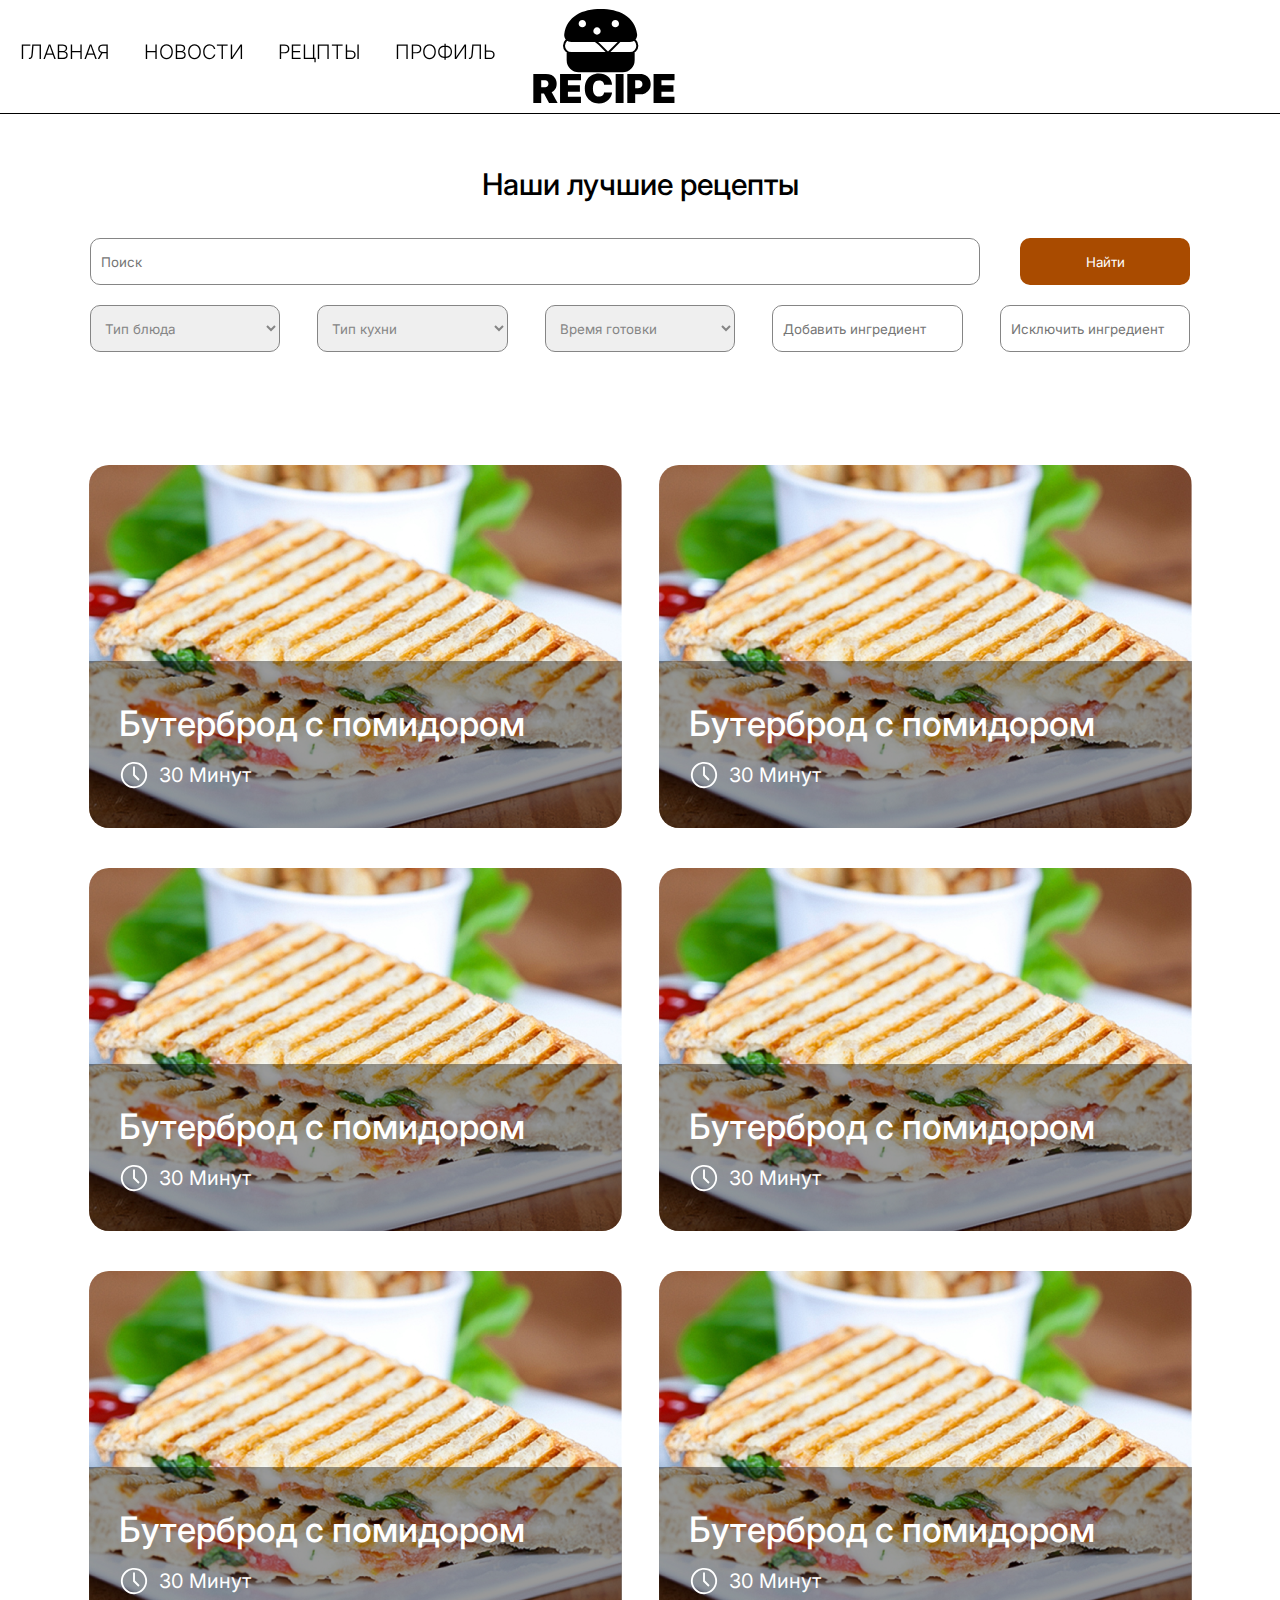
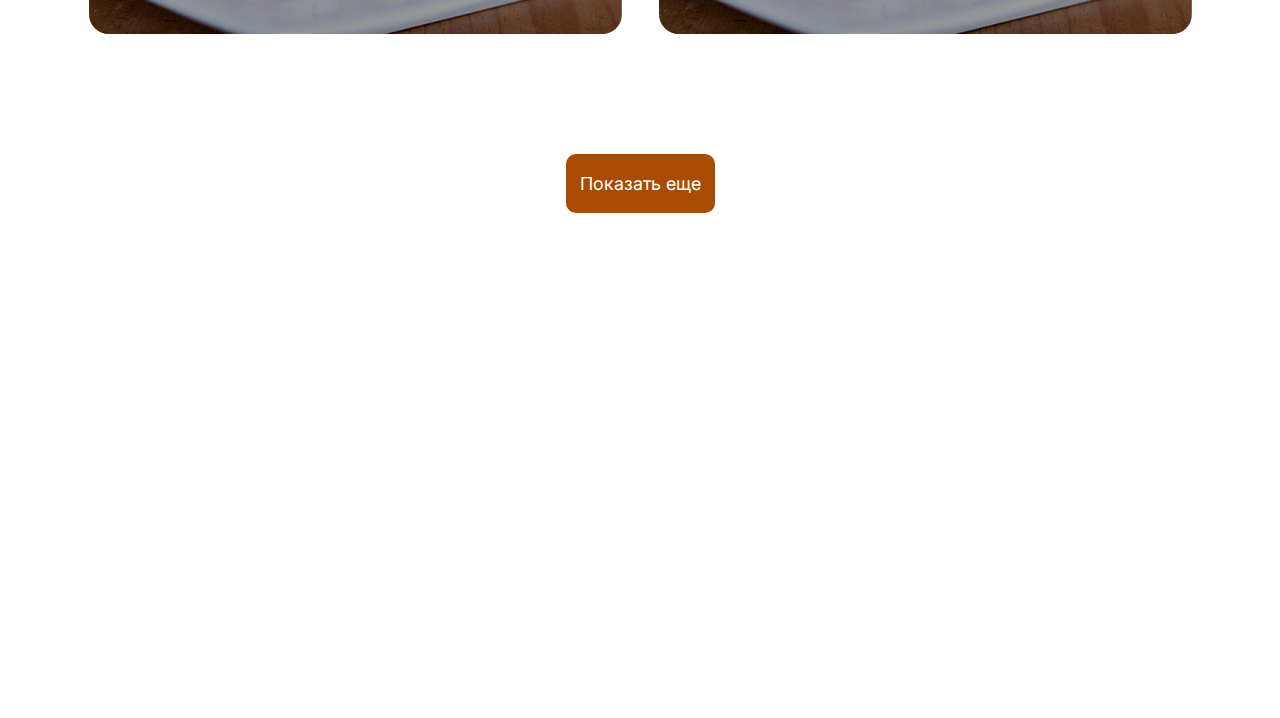
<file: recipe.html>
<!DOCTYPE html>
<html lang="en">
<head>
    <meta charset="UTF-8">
    <meta name="viewport" content="width=device-width, initial-scale=1.0">
    <title>Рецепты</title>
    <link rel="stylesheet" href="./style/style-recipe/recipe.css ">
</head>
<body>
    <section class="container">
        <section class="hero-block">
            <header class="header">
                <section class="header-con">
                    <div class="header-infa">
                        <ul class="nav-bar">
                            <li><a href="./index.html">ГЛАВНАЯ</a></li>
                            <li><a href="./news.html">НОВОСТИ</a></li>
                            <li><a href="./recipe.html">РЕЦПТЫ</a></li>
                            <li><a href="./profile.html">ПРОФИЛЬ</a></li>
                        </ul>
                        <img class="logo" src="./img/black-logo.svg" alt="">
                    </div>
                </section>
            </header>
            <header class="header-mobile">
                <div class="header-mobile-con">
                    <img class="logo" src="./img/black-logo.svg"  alt="">
                    <div class="menu-collapsed">
                        <div class="bar"></div>
                        <nav>
                           <ul>
                            <li><a href="./index.html">ГЛАВНАЯ</a></li>
                            <li><a href="./news.html">НОВОСТИ</a></li>
                            <li><a href="./recipe.html">РЕЦПТЫ</a></li>
                            <li><a href="./profile.html">ПРОФИЛЬ</a></li>
                           </ul>
                        </nav>
                    </div>
                </div>
            </header>
            <section class="hero-block-con">
                <section class="title-search">
                    <h1>Наши лучшие рецепты</h1>
                    <div class="search-block">
                        <div class="search-input-btn">
                            <input class="search-recipe" type="search" placeholder="Поиск">
                            <button class="search-btn">Найти</button>
                        </div>
                        <div class="selects">
                            <select name="select">
                                <option value="value1" disabled selected>Тип блюда</option>
                                <option value="value2">Значение 2</option>
                                <option value="value3">Значение 3</option>
                            </select>
                            <select name="select">
                                <option value="value1" disabled selected>Тип кухни</option>
                                <option value="value2">Значение 2</option>
                                <option value="value3">Значение 3</option>
                            </select>
                            <select name="select">
                                <option value="value1" disabled selected>Время готовки</option>
                                <option value="value2">Значение 2</option>
                                <option value="value3">Значение 3</option>
                            </select>
                            <input class="search-ingredient" type="search" placeholder="Добавить ингредиент">
                            <input class="search-ingredient" type="search" placeholder="Исключить ингредиент">
                        </div>
                    </div>
                </section>
                <section class="recipes-btn">
                    <section class="recipes">
                        <a href="./recipe-look.html">
                            <div class="recipe">
                                <img class="bg-buter" src="./img/buter.png" alt="">
                                <div class="infa-block-dish">
                                    <h1>Бутерброд с помидором</h1>
                                    <div class="time-cook">
                                        <img class="cook-time" src="./img/icon/cook-time.svg" alt="">
                                        <img class="cook-time-black" src="./img/icon/cook-time-black.svg" alt="">
                                        <p>30 Минут</p>
                                    </div>
                                </div>
                            </div>
                        </a>
                        <a href="./recipe-look.html">
                            <div class="recipe">
                                <img class="bg-buter" src="./img/buter.png" alt="">
                                <div class="infa-block-dish">
                                    <h1>Бутерброд с помидором</h1>
                                    <div class="time-cook">
                                        <img class="cook-time" src="./img/icon/cook-time.svg" alt="">
                                        <img class="cook-time-black" src="./img/icon/cook-time-black.svg" alt="">
                                        <p>30 Минут</p>
                                    </div>
                                </div>
                            </div>
                        </a>
                        <a href="./recipe-look.html">
                            <div class="recipe">
                                <img class="bg-buter" src="./img/buter.png" alt="">
                                <div class="infa-block-dish">
                                    <h1>Бутерброд с помидором</h1>
                                    <div class="time-cook">
                                        <img class="cook-time" src="./img/icon/cook-time.svg" alt="">
                                        <img class="cook-time-black" src="./img/icon/cook-time-black.svg" alt="">
                                        <p>30 Минут</p>
                                    </div>
                                </div>
                            </div>
                        </a>
                        <a href="./recipe-look.html">
                            <div class="recipe">
                                <img class="bg-buter" src="./img/buter.png" alt="">
                                <div class="infa-block-dish">
                                    <h1>Бутерброд с помидором</h1>
                                    <div class="time-cook">
                                        <img class="cook-time" src="./img/icon/cook-time.svg" alt="">
                                        <img class="cook-time-black" src="./img/icon/cook-time-black.svg" alt="">
                                        <p>30 Минут</p>
                                    </div>
                                </div>
                            </div>
                        </a>
                        <a href="./recipe-look.html">
                            <div class="recipe">
                                <img class="bg-buter" src="./img/buter.png" alt="">
                                <div class="infa-block-dish">
                                    <h1>Бутерброд с помидором</h1>
                                    <div class="time-cook">
                                        <img class="cook-time" src="./img/icon/cook-time.svg" alt="">
                                        <img class="cook-time-black" src="./img/icon/cook-time-black.svg" alt="">
                                        <p>30 Минут</p>
                                    </div>
                                </div>
                            </div>
                        </a>  
                        <a href="./recipe-look.html">
                            <div class="recipe">
                                <img class="bg-buter" src="./img/buter.png" alt="">
                                <div class="infa-block-dish">
                                    <h1>Бутерброд с помидором</h1>
                                    <div class="time-cook">
                                        <img class="cook-time" src="./img/icon/cook-time.svg" alt="">
                                        <img class="cook-time-black" src="./img/icon/cook-time-black.svg" alt="">
                                        <p>30 Минут</p>
                                    </div>
                                </div>
                            </div>
                        </a>
                        <section class="recipes-hidden">
                            <a href="./recipe-look.html">
                                <div class="recipe">
                                    <img class="bg-buter" src="./img/buter.png" alt="">
                                    <div class="infa-block-dish">
                                        <h1>Бутерброд с помидором</h1>
                                        <div class="time-cook">
                                            <img class="cook-time" src="./img/icon/cook-time.svg" alt="">
                                            <img class="cook-time-black" src="./img/icon/cook-time-black.svg" alt="">
                                            <p>30 Минут</p>
                                        </div>
                                    </div>
                                </div>
                            </a>
                            <a href="./recipe-look.html">
                                <div class="recipe">
                                    <img class="bg-buter" src="./img/buter.png" alt="">
                                    <div class="infa-block-dish">
                                        <h1>Бутерброд с помидором</h1>
                                        <div class="time-cook">
                                            <img class="cook-time" src="./img/icon/cook-time.svg" alt="">
                                            <img class="cook-time-black" src="./img/icon/cook-time-black.svg" alt="">
                                            <p>30 Минут</p>
                                        </div>
                                    </div>
                                </div>
                            </a>
                            <a href="./recipe-look.html">
                                <div class="recipe">
                                    <img class="bg-buter" src="./img/buter.png" alt="">
                                    <div class="infa-block-dish">
                                        <h1>Бутерброд с помидором</h1>
                                        <div class="time-cook">
                                            <img class="cook-time" src="./img/icon/cook-time.svg" alt="">
                                            <img class="cook-time-black" src="./img/icon/cook-time-black.svg" alt="">
                                            <p>30 Минут</p>
                                        </div>
                                    </div>
                                </div>
                            </a>
                            <a href="./recipe-look.html">
                                <div class="recipe">
                                    <img class="bg-buter" src="./img/buter.png" alt="">
                                    <div class="infa-block-dish">
                                        <h1>Бутерброд с помидором</h1>
                                        <div class="time-cook">
                                            <img class="cook-time" src="./img/icon/cook-time.svg" alt="">
                                            <img class="cook-time-black" src="./img/icon/cook-time-black.svg" alt="">
                                            <p>30 Минут</p>
                                        </div>
                                    </div>
                                </div>
                            </a>
                            <a href="./recipe-look.html">
                                <div class="recipe">
                                    <img class="bg-buter" src="./img/buter.png" alt="">
                                    <div class="infa-block-dish">
                                        <h1>Бутерброд с помидором</h1>
                                        <div class="time-cook">
                                            <img class="cook-time" src="./img/icon/cook-time.svg" alt="">
                                            <img class="cook-time-black" src="./img/icon/cook-time-black.svg" alt="">
                                            <p>30 Минут</p>
                                        </div>
                                    </div>
                                </div>
                            </a>
                            <a href="./recipe-look.html">
                                <div class="recipe">
                                    <img class="bg-buter" src="./img/buter.png" alt="">
                                    <div class="infa-block-dish">
                                        <h1>Бутерброд с помидором</h1>
                                        <div class="time-cook">
                                            <img class="cook-time" src="./img/icon/cook-time.svg" alt="">
                                            <img class="cook-time-black" src="./img/icon/cook-time-black.svg" alt="">
                                            <p>30 Минут</p>
                                        </div>
                                    </div>
                                </div>
                            </a>
                            <a href="./recipe-look.html">
                                <div class="recipe">
                                    <img class="bg-buter" src="./img/buter.png" alt="">
                                    <div class="infa-block-dish">
                                        <h1>Бутерброд с помидором</h1>
                                        <div class="time-cook">
                                            <img class="cook-time" src="./img/icon/cook-time.svg" alt="">
                                            <img class="cook-time-black" src="./img/icon/cook-time-black.svg" alt="">
                                            <p>30 Минут</p>
                                        </div>
                                    </div>
                                </div>
                            </a>
                            <a href="./recipe-look.html">
                                <div class="recipe">
                                    <img class="bg-buter" src="./img/buter.png" alt="">
                                    <div class="infa-block-dish">
                                        <h1>Бутерброд с помидором</h1>
                                        <div class="time-cook">
                                            <img class="cook-time" src="./img/icon/cook-time.svg" alt="">
                                            <img class="cook-time-black" src="./img/icon/cook-time-black.svg" alt="">
                                            <p>30 Минут</p>
                                        </div>
                                    </div>
                                </div>
                            </a>
                            <a href="./recipe-look.html">
                                <div class="recipe">
                                    <img class="bg-buter" src="./img/buter.png" alt="">
                                    <div class="infa-block-dish">
                                        <h1>Бутерброд с помидором</h1>
                                        <div class="time-cook">
                                            <img class="cook-time" src="./img/icon/cook-time.svg" alt="">
                                            <img class="cook-time-black" src="./img/icon/cook-time-black.svg" alt="">
                                            <p>30 Минут</p>
                                        </div>
                                    </div>
                                </div>
                            </a>
                        </section>
                    </section>
                    <button class="show-hidden-btn">Показать еще</button>
                </section>
            </section>
        </section>
    </section>
    <footer>
        <section class="footer-con">
            <div class="logo-inst">
                <img class="logo" src="./img/logo.svg" alt="">
                <img class="inst" src="./img/inst.svg" alt="">
            </div>
            <div class="text">
                <p>E-mail: ahahah@gmail.com</p>
                <p>© 2024, recipe.com Публичная оферта</p>
            </div>
        </section>
    </footer>
    <script src="./script/btn-show-hidden.js"></script>
    <script src="script/burger-menu.js"></script>
</body>
</html>
</file>
<file: style/style-home/style.css>
@import url("https://fonts.googleapis.com/css2?family=Inter:wght@100..900&display=swap");
* {
  margin: 0;
  padding: 0;
  box-sizing: border-box;
  text-decoration: none;
  border: none;
  list-style-type: none;
  outline: none;
  font-family: "Inter", sans-serif;
  color: #fff;
}

body {
  position: relative;
  margin: 0 auto;
  z-index: 2;
  margin-bottom: 373px;
}
@media (max-width: 1920px) {
  html {
    font-size: 0.8333vw;
  }
}
@media (max-width: 900px) {
  html {
    font-size: 12px;
  }
}

.container {
  position: relative;
  z-index: 2;
}
.container .hero-block {
  display: flex;
  flex-direction: column;
  align-items: center;
  background: url(/img/bg-burger.png) no-repeat;
  background-size: cover;
  background-position: center;
}
.container .hero-block .header {
  display: flex;
  justify-content: center;
  align-items: center;
  width: 100%;
  height: 114px;
  padding-bottom: 10px;
  -webkit-backdrop-filter: blur(300px);
          backdrop-filter: blur(300px);
  border-bottom: 1px solid #fff;
  width: 100%;
}
.container .hero-block .header .header-con {
  display: flex;
  width: 100%;
  padding: 0px 20px;
  max-width: 1714px;
}
.container .hero-block .header .header-con .header-infa {
  display: flex;
  justify-content: flex-start;
  align-items: center;
  width: 53%;
}
.container .hero-block .header .header-con .header-infa .nav-bar {
  display: flex;
  gap: 34px;
  flex: 1;
}
.container .hero-block .header .header-con .header-infa .nav-bar li a {
  font-size: 20px;
  font-weight: 300;
}
.container .hero-block .header .header-con .header-infa .nav-bar li a:hover {
  border-bottom: 1px solid #fff;
}
.container .hero-block .header .header-con .header-infa .burger-menu {
  display: none;
}
@media (max-width: 900px) {
  .container .hero-block .header {
    display: none;
  }
}
.container .hero-block .header-mobile {
  display: none;
  width: 100%;
}
.container .hero-block .header-mobile .header-mobile-con {
  display: flex;
  justify-content: center;
  align-items: center;
  flex-direction: row-reverse;
  width: 100%;
}
.container .hero-block .header-mobile .header-mobile-con .logo {
  padding-right: 20px;
}
.container .hero-block .header-mobile .header-mobile-con .b-a, .container .hero-block .header-mobile .header-mobile-con .bar:after, .container .hero-block .header-mobile .header-mobile-con .bar:before, .container .hero-block .header-mobile .header-mobile-con .bar {
  transition: all 0.25s;
  content: "";
  position: absolute;
  left: 0;
  height: 6px;
  width: 30px;
  border-radius: 15px;
  background-color: rgba(255, 255, 255, 0.95);
}
.container .hero-block .header-mobile .header-mobile-con .menu-collapsed {
  transition: all 0.25s;
  position: fixed;
  top: 10px;
  left: 9px;
  height: 36px;
  width: 36px;
  z-index: 1;
  cursor: pointer;
}
.container .hero-block .header-mobile .header-mobile-con .menu-collapsed ul {
  transition: all 0s;
  position: fixed;
  left: -9000px;
}
.container .hero-block .header-mobile .header-mobile-con .bar {
  position: fixed;
  left: 12px;
  top: 24px;
  margin-top: 20px;
  margin-left: 20px;
}
.container .hero-block .header-mobile .header-mobile-con .bar:before {
  top: -8px;
}
.container .hero-block .header-mobile .header-mobile-con .bar:after {
  top: 8px;
}
.container .hero-block .header-mobile .header-mobile-con .b-a-expanded, .container .hero-block .header-mobile .header-mobile-con .menu-expanded .bar:after, .container .hero-block .header-mobile .header-mobile-con .menu-expanded .bar:before {
  transition: all 0.25s;
  top: 0px;
}
.container .hero-block .header-mobile .header-mobile-con .menu-expanded {
  transition: all 0.25s;
  text-align: center;
  line-height: 200px;
  height: 100%;
  width: 100%;
  border-radius: 0px;
  top: 0;
  left: 0;
  background-color: rgba(0, 0, 0, 0.85);
}
.container .hero-block .header-mobile .header-mobile-con .menu-expanded ul {
  transition: all 0s;
  position: relative;
  left: 0;
  z-index: 2;
}
.container .hero-block .header-mobile .header-mobile-con .menu-expanded a {
  transition: all 0.15s;
  text-decoration: none;
  font-size: 2em;
  padding: 5px;
  color: #fff;
  display: block;
}
.container .hero-block .header-mobile .header-mobile-con .menu-expanded a:hover {
  background-color: rgba(255, 255, 255, 0.8);
  transition: all 0.15s;
  letter-spacing: 2px;
  color: #333;
  border: 1px solid rgba(255, 255, 255, 0.15);
}
.container .hero-block .header-mobile .header-mobile-con .menu-expanded .bar {
  background-color: transparent;
  transition: all 0.25s;
}
.container .hero-block .header-mobile .header-mobile-con .menu-expanded .bar:before {
  transform: rotate(45deg);
}
.container .hero-block .header-mobile .header-mobile-con .menu-expanded .bar:after {
  transform: rotate(-45deg);
}
.container .hero-block .header-mobile .header-mobile-con nav {
  padding-top: 70px;
}
.container .hero-block .header-mobile .header-mobile-con .row {
  padding-top: 150px;
}
.container .hero-block .header-mobile .header-mobile-con h1 {
  font-size: 3em;
}
.container .hero-block .header-mobile .header-mobile-con h3 {
  color: #999;
}
.container .hero-block .header-mobile .header-mobile-con p {
  line-height: 160%;
  letter-spacing: 1px;
}
@media (max-width: 900px) {
  .container .hero-block .header-mobile {
    display: flex;
  }
}
.container .hero-block .hero-block-con {
  display: flex;
  justify-content: center;
  align-items: center;
  width: 100%;
  height: 100vh;
  padding: 0px 20px;
  max-width: 1714px;
  width: 100%;
}
.container .hero-block .hero-block-con h1 {
  font-size: 60px;
  max-width: 877px;
  width: 100%;
  text-align: center;
}

@media (max-width: 900px) {
  .container .hero-block header {
    justify-content: center;
    width: 100%;
  }
  .container .hero-block header .header-con .header-infa {
    justify-content: space-between;
    flex-direction: row-reverse;
    width: 100%;
  }
  .container .hero-block header .header-con .header-infa .nav-bar {
    display: none;
  }
  .container .hero-block header .header-con .header-infa .burger-menu {
    display: flex;
  }
}
footer {
  display: flex;
  flex-direction: column;
  width: 100%;
  height: 373px;
  background: url(/img/bg-burger-footer.png) no-repeat;
  background-size: cover;
  position: fixed;
  z-index: 1;
  margin: 0 auto;
  bottom: 0;
}
footer .footer-con {
  display: flex;
  justify-content: flex-end;
  height: 100%;
  flex-direction: column;
  padding: 0px 20px 38px 20px;
  gap: 10px;
  max-width: 1714px;
  width: 100%;
}
footer .footer-con .logo-inst {
  display: flex;
  align-items: flex-end;
  gap: 29px;
}
footer .footer-con .text {
  display: flex;
  flex-direction: column;
  gap: 20px;
}/*# sourceMappingURL=style.css.map */
</file>
<file: style/style-news/news.css>
@import url("https://fonts.googleapis.com/css2?family=Inter:wght@100..900&display=swap");
* {
  margin: 0;
  padding: 0;
  box-sizing: border-box;
  text-decoration: none;
  border: none;
  list-style-type: none;
  outline: none;
  font-family: "Inter", sans-serif;
  color: #000;
}

body {
  position: relative;
  margin: 0 auto;
  z-index: 2;
  margin-bottom: 373px;
}

@media (max-width: 1920px) {
  html {
    font-size: 0.8333vw;
  }
}
@media (max-width: 1024px) {
  html {
    font-size: 12px;
  }
}

.container {
  position: relative;
  z-index: 2;
}
.container .hero-block {
  display: flex;
  flex-direction: column;
  align-items: center;
  background: #fff;
}
.container .hero-block .header {
  display: flex;
  justify-content: center;
  align-items: center;
  width: 100%;
  height: 114px;
  padding-bottom: 10px;
  -webkit-backdrop-filter: blur(300px);
          backdrop-filter: blur(300px);
  border-bottom: 1px solid #000;
  width: 100%;
}
.container .hero-block .header .header-con {
  display: flex;
  width: 100%;
  padding: 0px 20px;
  max-width: 1714px;
}
.container .hero-block .header .header-con .header-infa {
  display: flex;
  justify-content: flex-start;
  align-items: center;
  width: 53%;
}
.container .hero-block .header .header-con .header-infa .nav-bar {
  display: flex;
  gap: 34px;
  flex: 1;
}
.container .hero-block .header .header-con .header-infa .nav-bar li a {
  font-size: 20px;
  font-weight: 300;
}
.container .hero-block .header .header-con .header-infa .nav-bar li a:hover {
  border-bottom: 1px solid #000;
}
.container .hero-block .header .header-con .header-infa .burger-menu {
  display: none;
}
@media (max-width: 900px) {
  .container .hero-block .header {
    display: none;
  }
}
.container .hero-block .header-mobile {
  display: none;
  width: 100%;
}
.container .hero-block .header-mobile .header-mobile-con {
  display: flex;
  justify-content: center;
  align-items: center;
  flex-direction: row-reverse;
  width: 100%;
}
.container .hero-block .header-mobile .header-mobile-con .logo {
  padding-right: 20px;
}
.container .hero-block .header-mobile .header-mobile-con .b-a, .container .hero-block .header-mobile .header-mobile-con .bar:after, .container .hero-block .header-mobile .header-mobile-con .bar:before, .container .hero-block .header-mobile .header-mobile-con .bar {
  transition: all 0.25s;
  content: "";
  position: absolute;
  left: 0;
  height: 6px;
  width: 30px;
  border-radius: 15px;
  background-color: #000;
}
.container .hero-block .header-mobile .header-mobile-con .menu-collapsed {
  transition: all 0.25s;
  position: fixed;
  top: 10px;
  left: 9px;
  height: 36px;
  width: 36px;
  z-index: 1;
  margin-bottom: 100px;
  cursor: pointer;
}
.container .hero-block .header-mobile .header-mobile-con .menu-collapsed ul {
  transition: all 0s;
  position: fixed;
  left: -9000px;
}
.container .hero-block .header-mobile .header-mobile-con .bar {
  position: fixed;
  left: 12px;
  top: 24px;
  margin-top: 20px;
  margin-left: 20px;
}
.container .hero-block .header-mobile .header-mobile-con .bar:before {
  top: -8px;
}
.container .hero-block .header-mobile .header-mobile-con .bar:after {
  top: 8px;
}
.container .hero-block .header-mobile .header-mobile-con .b-a-expanded, .container .hero-block .header-mobile .header-mobile-con .menu-expanded .bar:after, .container .hero-block .header-mobile .header-mobile-con .menu-expanded .bar:before {
  transition: all 0.25s;
  top: 0px;
}
.container .hero-block .header-mobile .header-mobile-con .menu-expanded {
  transition: all 0.25s;
  text-align: center;
  line-height: 200px;
  height: 100%;
  width: 100%;
  border-radius: 0px;
  top: 0;
  left: 0;
  background-color: rgba(0, 0, 0, 0.85);
}
.container .hero-block .header-mobile .header-mobile-con .menu-expanded ul {
  transition: all 0s;
  position: relative;
  left: 0;
  z-index: 2;
}
.container .hero-block .header-mobile .header-mobile-con .menu-expanded a {
  transition: all 0.15s;
  text-decoration: none;
  font-size: 24px;
  padding: 2px;
  color: #fff;
  display: block;
}
.container .hero-block .header-mobile .header-mobile-con .menu-expanded a:hover {
  background-color: rgba(255, 255, 255, 0.8);
  transition: all 0.15s;
  letter-spacing: 2px;
  color: #333;
  border: 1px solid rgba(255, 255, 255, 0.15);
}
.container .hero-block .header-mobile .header-mobile-con .menu-expanded .bar {
  background-color: transparent;
  transition: all 0.25s;
}
.container .hero-block .header-mobile .header-mobile-con .menu-expanded .bar:before {
  transform: rotate(45deg);
}
.container .hero-block .header-mobile .header-mobile-con .menu-expanded .bar:after {
  transform: rotate(-45deg);
}
.container .hero-block .header-mobile .header-mobile-con nav {
  padding-top: 70px;
}
.container .hero-block .header-mobile .header-mobile-con .row {
  padding-top: 150px;
}
.container .hero-block .header-mobile .header-mobile-con h1 {
  font-size: 3em;
}
.container .hero-block .header-mobile .header-mobile-con h3 {
  color: #999;
}
.container .hero-block .header-mobile .header-mobile-con p {
  line-height: 160%;
  letter-spacing: 1px;
}
@media (max-width: 900px) {
  .container .hero-block .header-mobile {
    display: flex;
  }
}
.container .hero-block .hero-block-con {
  display: flex;
  justify-content: space-between;
  width: 100%;
  padding: 52px 20px 132px 20px;
  gap: 52px;
  max-width: 1714px;
  width: 100%;
  background: #fff;
}
.container .hero-block .hero-block-con .posts {
  display: flex;
  flex-direction: column;
  gap: 52px;
}
.container .hero-block .hero-block-con .posts .post-recipe {
  display: flex;
  box-shadow: rgba(0, 0, 0, 0.16) 0px 1px 4px;
  border-radius: 20px;
  gap: 46px;
}
.container .hero-block .hero-block-con .posts .post-recipe img {
  border-radius: 20px 0px 0px 20px;
}
.container .hero-block .hero-block-con .posts .post-recipe .infa-post-recipe {
  display: flex;
  justify-content: space-between;
  align-items: flex-start;
  flex-direction: column;
  padding: 43px 80px 43px 0px;
}
.container .hero-block .hero-block-con .posts .post-recipe .infa-post-recipe .profile-date-post {
  display: flex;
  flex-direction: column;
  align-items: flex-start;
}
.container .hero-block .hero-block-con .posts .post-recipe .infa-post-recipe .profile-date-post .profile {
  display: flex;
  align-items: center;
  gap: 10px;
  cursor: pointer;
}
.container .hero-block .hero-block-con .posts .post-recipe .infa-post-recipe .profile-date-post .profile .data-profile .name {
  font-size: 12px;
}
.container .hero-block .hero-block-con .posts .post-recipe .infa-post-recipe .profile-date-post .profile .data-profile .data {
  font-size: 10px;
  color: #B9B9B9;
}
.container .hero-block .hero-block-con .posts .post-recipe .infa-post-recipe .name-description {
  display: flex;
  flex-direction: column;
  gap: 20px;
  max-width: 685px;
  width: 100%;
}
.container .hero-block .hero-block-con .posts .post-recipe .infa-post-recipe .name-description h1 {
  font-size: 30px;
  font-weight: 500;
}
.container .hero-block .hero-block-con .posts .post-recipe .infa-post-recipe .chips-blocks {
  display: flex;
  flex-wrap: wrap;
  gap: 15px;
  width: 100%;
}
.container .hero-block .hero-block-con .posts .post-recipe .infa-post-recipe .chips-blocks .chips {
  display: flex;
  justify-content: center;
  border-radius: 10px;
  padding: 10px 11px;
  border: 1px solid #000;
}
.container .hero-block .hero-block-con .subscriptions {
  display: flex;
  justify-content: flex-start;
  align-items: flex-start;
  flex-direction: column;
  max-width: 365px;
  width: 100%;
  box-shadow: rgba(0, 0, 0, 0.16) 0px 1px 4px;
  padding: 22px 32px;
  border-radius: 20px;
  gap: 42px;
}
.container .hero-block .hero-block-con .subscriptions h1 {
  font-size: 20px;
  font-weight: 500;
}
.container .hero-block .hero-block-con .subscriptions .subscriptions-profile {
  display: flex;
  flex-direction: column;
  gap: 23px;
}
.container .hero-block .hero-block-con .subscriptions .subscriptions-profile .profile {
  display: flex;
  align-items: center;
  gap: 15px;
  cursor: pointer;
}

@media (max-width: 900px) {
  .container .hero-block header {
    justify-content: center;
    width: 100%;
  }
  .container .hero-block header .header-con .header-infa {
    justify-content: space-between;
    flex-direction: row-reverse;
    width: 100%;
  }
  .container .hero-block header .header-con .header-infa .nav-bar {
    display: none;
  }
  .container .hero-block header .header-con .header-infa .burger-menu {
    display: flex;
  }
  .container .hero-block .hero-block-con {
    flex-direction: column-reverse;
  }
  .container .hero-block .hero-block-con .posts .post-recipe {
    gap: 0px;
    flex-direction: column;
  }
  .container .hero-block .hero-block-con .posts .post-recipe .dish-img {
    border-radius: 20px 20px 0px 0px;
  }
  .container .hero-block .hero-block-con .posts .post-recipe .infa-post-recipe {
    align-items: flex-start;
    gap: 10px;
    padding: 20px;
  }
  .container .hero-block .hero-block-con .subscriptions {
    max-width: 1714px;
    width: 100%;
  }
  .container .hero-block .hero-block-con .subscriptions .subscriptions-profile {
    display: flex;
    flex-direction: row;
    flex-wrap: wrap;
  }
}
footer {
  display: flex;
  flex-direction: column;
  width: 100%;
  height: 373px;
  background: url(/img/bg-burger-footer.png) no-repeat;
  background-size: cover;
  position: fixed;
  z-index: 1;
  margin: 0 auto;
  bottom: 0;
}
footer .footer-con {
  display: flex;
  justify-content: flex-end;
  height: 100%;
  flex-direction: column;
  padding: 0px 20px 38px 20px;
  gap: 10px;
  max-width: 1714px;
  width: 100%;
}
footer .footer-con .logo-inst {
  display: flex;
  align-items: flex-end;
  gap: 29px;
}
footer .footer-con .text {
  display: flex;
  flex-direction: column;
  gap: 20px;
}
footer .footer-con .text p {
  color: #fff;
}/*# sourceMappingURL=news.css.map */
</file>
<file: style/style-profile/profile.css>
@import url("https://fonts.googleapis.com/css2?family=Inter:wght@100..900&display=swap");
* {
  margin: 0;
  padding: 0;
  box-sizing: border-box;
  text-decoration: none;
  border: none;
  list-style-type: none;
  outline: none;
  font-family: "Inter", sans-serif;
  color: #000;
}

body {
  position: relative;
  margin: 0 auto;
  z-index: 2;
  margin-bottom: 373px;
}

@media (max-width: 1920px) {
  html {
    font-size: 0.8333vw;
  }
}
@media (max-width: 1024px) {
  html {
    font-size: 12px;
  }
}

.container {
  position: relative;
  z-index: 2;
}
.container .hero-block {
  display: flex;
  flex-direction: column;
  align-items: center;
  background: #fff;
}
.container .hero-block .header {
  display: flex;
  justify-content: center;
  align-items: center;
  width: 100%;
  height: 114px;
  padding-bottom: 10px;
  -webkit-backdrop-filter: blur(300px);
          backdrop-filter: blur(300px);
  border-bottom: 1px solid #000;
  width: 100%;
}
.container .hero-block .header .header-con {
  display: flex;
  width: 100%;
  padding: 0px 20px;
  max-width: 1714px;
}
.container .hero-block .header .header-con .header-infa {
  display: flex;
  justify-content: flex-start;
  align-items: center;
  width: 53%;
}
.container .hero-block .header .header-con .header-infa .nav-bar {
  display: flex;
  gap: 34px;
  flex: 1;
}
.container .hero-block .header .header-con .header-infa .nav-bar li a {
  font-size: 20px;
  font-weight: 300;
}
.container .hero-block .header .header-con .header-infa .nav-bar li a:hover {
  border-bottom: 1px solid #000;
}
.container .hero-block .header .header-con .header-infa .burger-menu {
  display: none;
}
@media (max-width: 900px) {
  .container .hero-block .header {
    display: none;
  }
}
.container .hero-block .header-mobile {
  display: none;
  width: 100%;
}
.container .hero-block .header-mobile .header-mobile-con {
  display: flex;
  justify-content: center;
  align-items: center;
  flex-direction: row-reverse;
  width: 100%;
}
.container .hero-block .header-mobile .header-mobile-con .logo {
  padding-right: 20px;
}
.container .hero-block .header-mobile .header-mobile-con .b-a, .container .hero-block .header-mobile .header-mobile-con .bar:after, .container .hero-block .header-mobile .header-mobile-con .bar:before, .container .hero-block .header-mobile .header-mobile-con .bar {
  transition: all 0.25s;
  content: "";
  position: absolute;
  left: 0;
  height: 6px;
  width: 30px;
  border-radius: 15px;
  background-color: #000;
}
.container .hero-block .header-mobile .header-mobile-con .menu-collapsed {
  transition: all 0.25s;
  position: fixed;
  top: 10px;
  left: 9px;
  height: 36px;
  width: 36px;
  z-index: 1;
  margin-bottom: 100px;
  cursor: pointer;
}
.container .hero-block .header-mobile .header-mobile-con .menu-collapsed ul {
  transition: all 0s;
  position: fixed;
  left: -9000px;
}
.container .hero-block .header-mobile .header-mobile-con .bar {
  position: fixed;
  left: 12px;
  top: 24px;
  margin-top: 20px;
  margin-left: 20px;
}
.container .hero-block .header-mobile .header-mobile-con .bar:before {
  top: -8px;
}
.container .hero-block .header-mobile .header-mobile-con .bar:after {
  top: 8px;
}
.container .hero-block .header-mobile .header-mobile-con .b-a-expanded, .container .hero-block .header-mobile .header-mobile-con .menu-expanded .bar:after, .container .hero-block .header-mobile .header-mobile-con .menu-expanded .bar:before {
  transition: all 0.25s;
  top: 0px;
}
.container .hero-block .header-mobile .header-mobile-con .menu-expanded {
  transition: all 0.25s;
  text-align: center;
  line-height: 200px;
  height: 100%;
  width: 100%;
  border-radius: 0px;
  top: 0;
  left: 0;
  background-color: rgba(0, 0, 0, 0.85);
}
.container .hero-block .header-mobile .header-mobile-con .menu-expanded ul {
  transition: all 0s;
  position: relative;
  left: 0;
  z-index: 2;
}
.container .hero-block .header-mobile .header-mobile-con .menu-expanded a {
  transition: all 0.15s;
  text-decoration: none;
  font-size: 24px;
  padding: 2px;
  color: #fff;
  display: block;
}
.container .hero-block .header-mobile .header-mobile-con .menu-expanded a:hover {
  background-color: rgba(255, 255, 255, 0.8);
  transition: all 0.15s;
  letter-spacing: 2px;
  color: #333;
  border: 1px solid rgba(255, 255, 255, 0.15);
}
.container .hero-block .header-mobile .header-mobile-con .menu-expanded .bar {
  background-color: transparent;
  transition: all 0.25s;
}
.container .hero-block .header-mobile .header-mobile-con .menu-expanded .bar:before {
  transform: rotate(45deg);
}
.container .hero-block .header-mobile .header-mobile-con .menu-expanded .bar:after {
  transform: rotate(-45deg);
}
.container .hero-block .header-mobile .header-mobile-con nav {
  padding-top: 70px;
}
.container .hero-block .header-mobile .header-mobile-con .row {
  padding-top: 150px;
}
.container .hero-block .header-mobile .header-mobile-con h1 {
  font-size: 3em;
}
.container .hero-block .header-mobile .header-mobile-con h3 {
  color: #999;
}
.container .hero-block .header-mobile .header-mobile-con p {
  line-height: 160%;
  letter-spacing: 1px;
}
@media (max-width: 900px) {
  .container .hero-block .header-mobile {
    display: flex;
  }
}
.container .hero-block .hero-block-con {
  display: flex;
  justify-content: center;
  align-items: center;
  flex-direction: column;
  padding: 52px 20px 132px 20px;
  gap: 113px;
  max-width: 1714px;
  width: 100%;
}
.container .hero-block .hero-block-con .profile-subscriptions {
  display: flex;
  justify-content: space-between;
  max-width: 1100px;
  width: 100%;
}
.container .hero-block .hero-block-con .profile-subscriptions .profile-block-edit-btn {
  display: flex;
  justify-content: center;
  align-items: center;
  flex-direction: column;
  gap: 113px;
}
.container .hero-block .hero-block-con .profile-subscriptions .profile-block-edit-btn .profile {
  display: flex;
  justify-content: center;
  align-items: center;
  flex-direction: column;
  gap: 24px;
}
.container .hero-block .hero-block-con .profile-subscriptions .profile-block-edit-btn .profile .ava-profile {
  max-width: 282px;
  width: 100%;
  height: 282px;
}
.container .hero-block .hero-block-con .profile-subscriptions .profile-block-edit-btn .profile .profile-name {
  font-size: 30px;
  font-weight: 500;
}
.container .hero-block .hero-block-con .profile-subscriptions .profile-block-edit-btn .edit-profile {
  background: #a94b00;
  border-radius: 10px;
  max-width: 245px;
  width: 100%;
  height: 57px;
  color: #fff;
  transition: ease-in-out 0.2s;
}
.container .hero-block .hero-block-con .profile-subscriptions .profile-block-edit-btn .edit-profile:hover {
  background: #c1752a;
}
.container .hero-block .hero-block-con .profile-subscriptions .your-subscriptions {
  display: flex;
  justify-content: flex-start;
  align-items: flex-start;
  flex-direction: column;
  max-width: 365px;
  width: 100%;
  box-shadow: rgba(0, 0, 0, 0.16) 0px 1px 4px;
  padding: 22px 32px;
  border-radius: 20px;
  gap: 42px;
}
.container .hero-block .hero-block-con .profile-subscriptions .your-subscriptions .title-your-subscriptions {
  font-size: 20px;
  font-weight: 500;
}
.container .hero-block .hero-block-con .profile-subscriptions .your-subscriptions .subscriptions {
  display: flex;
  flex-direction: column;
  gap: 23px;
}
.container .hero-block .hero-block-con .profile-subscriptions .your-subscriptions .subscriptions .profile-sub {
  display: flex;
  align-items: center;
  gap: 15px;
  cursor: pointer;
}
.container .hero-block .hero-block-con .added {
  display: flex;
  align-items: center;
  flex-direction: column;
  gap: 30px;
}
.container .hero-block .hero-block-con .added .title-added {
  font-size: 35px;
}
.container .hero-block .hero-block-con .added .recipes-btn {
  display: flex;
  justify-content: center;
  align-items: center;
  gap: 30px;
  flex-direction: column;
}
.container .hero-block .hero-block-con .added .recipes-btn .recipes {
  display: flex;
  justify-content: center;
  flex-wrap: wrap;
  align-items: center;
  width: 100%;
  gap: 20px;
}
.container .hero-block .hero-block-con .added .recipes-btn .recipes .recipe {
  border-radius: 20px;
  position: relative;
  display: inline-block;
  overflow: hidden;
}
.container .hero-block .hero-block-con .added .recipes-btn .recipes .recipe .bg-buter {
  transition: 1s;
  display: block;
}
.container .hero-block .hero-block-con .added .recipes-btn .recipes .recipe .bg-buter:hover {
  transform: scale(1.1);
}
.container .hero-block .hero-block-con .added .recipes-btn .recipes .recipe .infa-block-dish {
  display: flex;
  justify-content: center;
  flex-direction: column;
  padding-left: 30px;
  gap: 16px;
  bottom: 0;
  width: 100%;
  position: absolute;
  background: rgba(0, 0, 0, 0.4);
  border-radius: 0px 0px 20px 20px;
  height: 170px;
}
.container .hero-block .hero-block-con .added .recipes-btn .recipes .recipe .infa-block-dish h1 {
  color: #fff;
  max-width: 500px;
  width: 100%;
  font-size: 35px;
  font-weight: 500;
}
.container .hero-block .hero-block-con .added .recipes-btn .recipes .recipe .infa-block-dish .time-cook {
  display: flex;
  align-items: center;
  gap: 10px;
}
.container .hero-block .hero-block-con .added .recipes-btn .recipes .recipe .infa-block-dish .time-cook .cook-time-black {
  display: none;
}
.container .hero-block .hero-block-con .added .recipes-btn .recipes .recipe .infa-block-dish .time-cook p {
  color: #fff;
  font-size: 20px;
}
.container .hero-block .hero-block-con .added .recipes-btn .recipes .recipes-hidden {
  display: none;
  justify-content: center;
  flex-wrap: wrap;
  align-items: center;
  width: 100%;
  gap: 20px;
}
.container .hero-block .hero-block-con .added .recipes-btn .show-hidden-btn {
  max-width: 149px;
  width: 100%;
  height: 59px;
  border-radius: 10px;
  background: #a94b00;
  transition: ease-in-out 0.2s;
  color: #fff;
  font-size: 16px;
  cursor: pointer;
}
.container .hero-block .hero-block-con .added .recipes-btn .show-hidden-btn:hover {
  background: #c1752a;
}

@media (max-width: 900px) {
  .container .hero-block header {
    justify-content: center;
    width: 100%;
  }
  .container .hero-block header .header-con .header-infa {
    justify-content: space-between;
    flex-direction: row-reverse;
    width: 100%;
  }
  .container .hero-block header .header-con .header-infa .nav-bar {
    display: none;
  }
  .container .hero-block header .header-con .header-infa .burger-menu {
    display: flex;
  }
  .container .hero-block .hero-block-con .profile-subscriptions {
    flex-direction: column;
    gap: 40px;
  }
  .container .hero-block .hero-block-con .profile-subscriptions .your-subscriptions {
    max-width: 1714px;
    width: 100%;
  }
  .container .hero-block .hero-block-con .profile-subscriptions .your-subscriptions .subscriptions {
    flex-direction: row;
    flex-wrap: wrap;
  }
  .container .hero-block .hero-block-con .added {
    gap: 30px;
  }
  .container .hero-block .hero-block-con .added .title-added {
    font-size: 40px;
  }
  .container .hero-block .hero-block-con .added .recipes-btn .recipes {
    flex-wrap: wrap;
    justify-content: center;
  }
  .container .hero-block .hero-block-con .added .recipes-btn .recipes .recipe {
    max-width: 513px;
    width: 100%;
    box-shadow: rgba(0, 0, 0, 0.16) 0px 1px 4px;
  }
  .container .hero-block .hero-block-con .added .recipes-btn .recipes .recipe .bg-buter {
    max-width: 513px;
    width: 100%;
    border-radius: 20px 20px 0px 0px;
  }
  .container .hero-block .hero-block-con .added .recipes-btn .recipes .recipe .infa-block-dish {
    position: relative;
    margin: 0;
    background: #fff;
  }
  .container .hero-block .hero-block-con .added .recipes-btn .recipes .recipe .infa-block-dish h1 {
    color: #000;
  }
  .container .hero-block .hero-block-con .added .recipes-btn .recipes .recipe .infa-block-dish .time-cook .cook-time {
    display: none;
  }
  .container .hero-block .hero-block-con .added .recipes-btn .recipes .recipe .infa-block-dish .time-cook .cook-time-black {
    display: flex;
  }
  .container .hero-block .hero-block-con .added .recipes-btn .recipes .recipe .infa-block-dish .time-cook p {
    color: #000;
  }
}
footer {
  display: flex;
  flex-direction: column;
  width: 100%;
  height: 373px;
  background: url(/img/bg-burger-footer.png) no-repeat;
  background-size: cover;
  position: fixed;
  z-index: 1;
  margin: 0 auto;
  bottom: 0;
}
footer .footer-con {
  display: flex;
  justify-content: flex-end;
  height: 100%;
  flex-direction: column;
  padding: 0px 20px 38px 20px;
  gap: 10px;
  max-width: 1714px;
  width: 100%;
}
footer .footer-con .logo-inst {
  display: flex;
  align-items: flex-end;
  gap: 29px;
}
footer .footer-con .text {
  display: flex;
  flex-direction: column;
  gap: 20px;
}
footer .footer-con .text p {
  color: #fff;
}/*# sourceMappingURL=profile.css.map */
</file>
<file: style/style-recipe-look/style-recipe-look.css>
@import url("https://fonts.googleapis.com/css2?family=Inter:wght@100..900&display=swap");
* {
  margin: 0;
  padding: 0;
  box-sizing: border-box;
  text-decoration: none;
  border: none;
  list-style-type: none;
  outline: none;
  font-family: "Inter", sans-serif;
  color: #000;
}

body {
  position: relative;
  margin: 0 auto;
  z-index: 2;
  margin-bottom: 373px;
}

@media (max-width: 1920px) {
  html {
    font-size: 0.8333vw;
  }
}
@media (max-width: 1024px) {
  html {
    font-size: 12px;
  }
}

.container {
  position: relative;
  z-index: 2;
}
.container .hero-block {
  display: flex;
  flex-direction: column;
  align-items: center;
  background: #fff;
}
.container .hero-block .header {
  display: flex;
  justify-content: center;
  align-items: center;
  width: 100%;
  height: 114px;
  padding-bottom: 10px;
  -webkit-backdrop-filter: blur(300px);
          backdrop-filter: blur(300px);
  border-bottom: 1px solid #000;
  width: 100%;
}
.container .hero-block .header .header-con {
  display: flex;
  width: 100%;
  padding: 0px 20px;
  max-width: 1714px;
}
.container .hero-block .header .header-con .header-infa {
  display: flex;
  justify-content: flex-start;
  align-items: center;
  width: 53%;
}
.container .hero-block .header .header-con .header-infa .nav-bar {
  display: flex;
  gap: 34px;
  flex: 1;
}
.container .hero-block .header .header-con .header-infa .nav-bar li a {
  font-size: 20px;
  font-weight: 300;
}
.container .hero-block .header .header-con .header-infa .nav-bar li a:hover {
  border-bottom: 1px solid #000;
}
.container .hero-block .header .header-con .header-infa .burger-menu {
  display: none;
}
@media (max-width: 900px) {
  .container .hero-block .header {
    display: none;
  }
}
.container .hero-block .header-mobile {
  display: none;
  width: 100%;
}
.container .hero-block .header-mobile .header-mobile-con {
  display: flex;
  justify-content: center;
  align-items: center;
  flex-direction: row-reverse;
  width: 100%;
}
.container .hero-block .header-mobile .header-mobile-con .logo {
  padding-right: 20px;
}
.container .hero-block .header-mobile .header-mobile-con .b-a, .container .hero-block .header-mobile .header-mobile-con .bar:after, .container .hero-block .header-mobile .header-mobile-con .bar:before, .container .hero-block .header-mobile .header-mobile-con .bar {
  transition: all 0.25s;
  content: "";
  position: absolute;
  left: 0;
  height: 6px;
  width: 30px;
  border-radius: 15px;
  background-color: #000;
}
.container .hero-block .header-mobile .header-mobile-con .menu-collapsed {
  transition: all 0.25s;
  position: fixed;
  top: 10px;
  left: 9px;
  height: 36px;
  width: 36px;
  z-index: 1;
  margin-bottom: 100px;
  cursor: pointer;
}
.container .hero-block .header-mobile .header-mobile-con .menu-collapsed ul {
  transition: all 0s;
  position: fixed;
  left: -9000px;
}
.container .hero-block .header-mobile .header-mobile-con .bar {
  position: fixed;
  left: 12px;
  top: 24px;
  margin-top: 20px;
  margin-left: 20px;
}
.container .hero-block .header-mobile .header-mobile-con .bar:before {
  top: -8px;
}
.container .hero-block .header-mobile .header-mobile-con .bar:after {
  top: 8px;
}
.container .hero-block .header-mobile .header-mobile-con .b-a-expanded, .container .hero-block .header-mobile .header-mobile-con .menu-expanded .bar:after, .container .hero-block .header-mobile .header-mobile-con .menu-expanded .bar:before {
  transition: all 0.25s;
  top: 0px;
}
.container .hero-block .header-mobile .header-mobile-con .menu-expanded {
  transition: all 0.25s;
  text-align: center;
  line-height: 200px;
  height: 100%;
  width: 100%;
  border-radius: 0px;
  top: 0;
  left: 0;
  background-color: rgba(0, 0, 0, 0.85);
}
.container .hero-block .header-mobile .header-mobile-con .menu-expanded ul {
  transition: all 0s;
  position: relative;
  left: 0;
  z-index: 2;
}
.container .hero-block .header-mobile .header-mobile-con .menu-expanded a {
  transition: all 0.15s;
  text-decoration: none;
  font-size: 24px;
  padding: 2px;
  color: #fff;
  display: block;
}
.container .hero-block .header-mobile .header-mobile-con .menu-expanded a:hover {
  background-color: rgba(255, 255, 255, 0.8);
  transition: all 0.15s;
  letter-spacing: 2px;
  color: #333;
  border: 1px solid rgba(255, 255, 255, 0.15);
}
.container .hero-block .header-mobile .header-mobile-con .menu-expanded .bar {
  background-color: transparent;
  transition: all 0.25s;
}
.container .hero-block .header-mobile .header-mobile-con .menu-expanded .bar:before {
  transform: rotate(45deg);
}
.container .hero-block .header-mobile .header-mobile-con .menu-expanded .bar:after {
  transform: rotate(-45deg);
}
.container .hero-block .header-mobile .header-mobile-con nav {
  padding-top: 70px;
}
.container .hero-block .header-mobile .header-mobile-con .row {
  padding-top: 150px;
}
.container .hero-block .header-mobile .header-mobile-con h1 {
  font-size: 3em;
}
.container .hero-block .header-mobile .header-mobile-con h3 {
  color: #999;
}
.container .hero-block .header-mobile .header-mobile-con p {
  line-height: 160%;
  letter-spacing: 1px;
}
@media (max-width: 900px) {
  .container .hero-block .header-mobile {
    display: flex;
  }
}
.container .hero-block .hero-block-con {
  display: flex;
  justify-content: center;
  align-items: center;
  flex-direction: column;
  width: 100%;
  padding: 52px 20px 132px 20px;
  max-width: 1714px;
  width: 100%;
  gap: 45px;
  background: #fff;
}
.container .hero-block .hero-block-con .title-recipe {
  font-size: 60px;
  font-weight: 500;
  text-align: center;
  max-width: 800px;
  width: 100%;
}
.container .hero-block .hero-block-con .recipe-profile {
  display: flex;
  flex-direction: column;
  max-width: 800px;
  width: 100%;
  gap: 24px;
  background: #fff;
}
.container .hero-block .hero-block-con .recipe-profile .recipe-infa {
  display: flex;
  flex-direction: column;
  gap: 12px;
}
.container .hero-block .hero-block-con .recipe-profile .recipe-infa .time-add-favorite {
  display: flex;
  align-items: center;
  gap: 33px;
  flex-wrap: wrap;
}
.container .hero-block .hero-block-con .recipe-profile .recipe-infa .time-add-favorite .time-cook {
  display: flex;
  align-items: center;
  gap: 10px;
}
.container .hero-block .hero-block-con .recipe-profile .recipe-infa .time-add-favorite .time-cook p {
  font-size: 20px;
  font-weight: 400;
}
.container .hero-block .hero-block-con .recipe-profile .recipe-infa .time-add-favorite .add-favorite {
  display: flex;
  align-items: center;
  gap: 10px;
  cursor: pointer;
}
.container .hero-block .hero-block-con .recipe-profile .recipe-infa .time-add-favorite .add-favorite p {
  font-size: 20px;
  font-weight: 400;
}
.container .hero-block .hero-block-con .recipe-profile .recipe-infa .dish-img {
  max-width: 800px;
  width: 100%;
  border-radius: 20px;
}
.container .hero-block .hero-block-con .recipe-profile .profile-subscribe {
  display: flex;
  justify-content: space-between;
  flex-wrap: wrap;
  gap: 20px;
  max-width: 800px;
  width: 100%;
}
.container .hero-block .hero-block-con .recipe-profile .profile-subscribe .avtor {
  display: flex;
  gap: 10px;
}
.container .hero-block .hero-block-con .recipe-profile .profile-subscribe .avtor .ava-profile {
  width: 50px;
}
.container .hero-block .hero-block-con .recipe-profile .profile-subscribe .avtor .profile-name {
  display: flex;
  flex-direction: column;
  gap: 4px;
}
.container .hero-block .hero-block-con .recipe-profile .profile-subscribe .avtor .profile-name .avtor-name {
  display: flex;
  gap: 12px;
}
.container .hero-block .hero-block-con .recipe-profile .profile-subscribe .avtor .profile-name .avtor-name .avtor-h1 {
  font-size: 24px;
  font-weight: 500;
}
.container .hero-block .hero-block-con .recipe-profile .profile-subscribe .avtor .profile-name .go-to-profile {
  font-size: 14px;
  color: #B9B9B9;
}
.container .hero-block .hero-block-con .recipe-profile .profile-subscribe .sub-btn {
  max-width: 142px;
  width: 100%;
  height: 50px;
  padding: 0px 8px;
  border-radius: 10px;
  border: 1px solid #000;
  background: none;
  font-size: 16px;
  font-weight: 500;
  transition: ease-in-out 0.2s;
}
.container .hero-block .hero-block-con .recipe-profile .profile-subscribe .sub-btn:hover {
  background: #a94b00;
  border: 1px solid #a94b00;
  color: #fff;
}
.container .hero-block .hero-block-con .energy-value {
  display: flex;
  flex-direction: column;
  max-width: 800px;
  margin-top: 75px;
  gap: 23px;
}
.container .hero-block .hero-block-con .energy-value .title-energy-value {
  max-width: 800px;
  width: 100%;
  font-size: 35px;
  font-weight: 600;
}
.container .hero-block .hero-block-con .energy-value .value-blocks {
  display: flex;
  justify-content: space-between;
  flex-wrap: wrap;
  max-width: 800px;
  gap: 20px;
  width: 100%;
}
.container .hero-block .hero-block-con .energy-value .value-blocks .value-block {
  display: flex;
  justify-content: space-between;
  align-items: center;
  flex-direction: column;
  max-width: 137px;
  width: 100%;
  gap: 7px;
}
.container .hero-block .hero-block-con .energy-value .value-blocks .value-block .title-value-block {
  font-size: 16px;
  font-weight: 500;
  color: #B9B9B9;
}
.container .hero-block .hero-block-con .energy-value .value-blocks .value-block .infa-value-block {
  display: flex;
  align-items: center;
  flex-direction: column;
  gap: 3px;
}
.container .hero-block .hero-block-con .energy-value .value-blocks .value-block .infa-value-block .num-value {
  font-size: 20px;
  font-weight: 500;
}
.container .hero-block .hero-block-con .energy-value .value-blocks .value-block .infa-value-block .unit {
  font-size: 16px;
  color: #B9B9B9;
}
.container .hero-block .hero-block-con .ingredient-block {
  display: flex;
  flex-direction: column;
  max-width: 800px;
  width: 100%;
  gap: 28px;
  margin-top: 50px;
}
.container .hero-block .hero-block-con .ingredient-block .ingredient-title-quantity {
  display: flex;
  justify-content: space-between;
  align-items: center;
  flex-wrap: wrap;
  width: 100%;
}
.container .hero-block .hero-block-con .ingredient-block .ingredient-title-quantity .ingredient-title {
  font-size: 35px;
  font-weight: 500;
}
.container .hero-block .hero-block-con .ingredient-block .ingredient-title-quantity .quantity-block {
  display: flex;
  align-items: center;
  gap: 17px;
}
.container .hero-block .hero-block-con .ingredient-block .ingredient-title-quantity .quantity-block p {
  font-size: 20px;
  font-weight: 400;
}
.container .hero-block .hero-block-con .ingredient-block .ingredient-title-quantity .quantity-block .btn-quantity {
  display: flex;
  justify-content: center;
  align-items: center;
  gap: 7px;
}
.container .hero-block .hero-block-con .ingredient-block .ingredient-title-quantity .quantity-block .btn-quantity .minus-plus-btn {
  font-size: 53px;
  font-weight: 100;
  background: none;
  cursor: pointer;
}
.container .hero-block .hero-block-con .ingredient-block .ingredient-title-quantity .quantity-block .btn-quantity .quantity {
  display: flex;
  justify-content: center;
  padding: 10px 2px;
  border-radius: 5px;
  border: 1px solid #000;
  width: 40px;
}
.container .hero-block .hero-block-con .ingredient-block .ingredients {
  display: flex;
  flex-direction: column;
  gap: 22px;
  max-width: 800px;
  width: 100%;
}
.container .hero-block .hero-block-con .ingredient-block .ingredients .ingredient {
  display: flex;
  align-items: flex-end;
  width: 100%;
  gap: 4px;
}
.container .hero-block .hero-block-con .ingredient-block .ingredients .ingredient .name-ingredient {
  font-size: 25px;
  font-weight: 400;
}
.container .hero-block .hero-block-con .ingredient-block .ingredients .ingredient .line {
  width: 100%;
  height: 1px;
  background: #000;
}
.container .hero-block .hero-block-con .ingredient-block .ingredients .ingredient .quantity-ingredient {
  display: flex;
  gap: 2px;
}
.container .hero-block .hero-block-con .ingredient-block .ingredients .ingredient .quantity-ingredient .quantity-num, .container .hero-block .hero-block-con .ingredient-block .ingredients .ingredient .quantity-ingredient .quantity-unit {
  font-size: 25px;
  font-weight: 400;
  max-width: 183px;
  width: 100%;
}
.container .hero-block .hero-block-con .cooking-instructions {
  display: flex;
  flex-direction: column;
  width: 100%;
  gap: 54px;
  margin-top: 50px;
}
.container .hero-block .hero-block-con .cooking-instructions .title-cooking-instructions {
  font-size: 35px;
  font-weight: 500;
}
.container .hero-block .hero-block-con .cooking-instructions .instructions {
  display: flex;
  flex-direction: column;
  gap: 35px;
}
.container .hero-block .hero-block-con .cooking-instructions .instructions .instruction-block {
  display: flex;
  justify-content: space-between;
  align-items: center;
  width: 100%;
  gap: 209px;
}
.container .hero-block .hero-block-con .cooking-instructions .instructions .instruction-block .img-instruction {
  max-width: 666px;
  width: 100%;
}
.container .hero-block .hero-block-con .cooking-instructions .instructions .instruction-block .text-instruction {
  display: flex;
  flex-direction: column;
  gap: 42px;
}
.container .hero-block .hero-block-con .cooking-instructions .instructions .instruction-block .text-instruction .title-instruction {
  font-size: 25px;
  font-weight: 500;
}
.container .hero-block .hero-block-con .cooking-instructions .instructions .instruction-block .text-instruction .point-instruction {
  font-size: 20px;
  font-weight: 500;
}
.container .hero-block .hero-block-con .similar-recipes {
  display: flex;
  flex-direction: column;
  width: 100%;
  max-width: 1714px;
  gap: 57px;
  margin-top: 100px;
}
.container .hero-block .hero-block-con .similar-recipes .similar-recipes-titles {
  font-size: 35px;
  font-weight: 500;
}
.container .hero-block .hero-block-con .similar-recipes .recipes-btn {
  display: flex;
  justify-content: center;
  align-items: center;
  flex-direction: column;
  gap: 117px;
}
.container .hero-block .hero-block-con .similar-recipes .recipes-btn .recipes {
  display: flex;
  justify-content: center;
  align-items: center;
  gap: 37px;
  flex-wrap: wrap;
}
.container .hero-block .hero-block-con .similar-recipes .recipes-btn .recipes .recipe {
  border-radius: 20px;
  position: relative;
  display: inline-block;
  overflow: hidden;
}
.container .hero-block .hero-block-con .similar-recipes .recipes-btn .recipes .recipe .bg-buter {
  transition: 1s;
  display: block;
}
.container .hero-block .hero-block-con .similar-recipes .recipes-btn .recipes .recipe .bg-buter:hover {
  transform: scale(1.1);
}
.container .hero-block .hero-block-con .similar-recipes .recipes-btn .recipes .recipe .infa-block-dish {
  display: flex;
  justify-content: center;
  flex-direction: column;
  padding-left: 30px;
  gap: 16px;
  bottom: 0;
  width: 100%;
  position: absolute;
  background: rgba(0, 0, 0, 0.4);
  border-radius: 0px 0px 20px 20px;
  height: 170px;
  margin-bottom: -3px;
}
.container .hero-block .hero-block-con .similar-recipes .recipes-btn .recipes .recipe .infa-block-dish h1 {
  color: #fff;
  max-width: 500px;
  width: 100%;
  font-size: 35px;
  font-weight: 500;
}
.container .hero-block .hero-block-con .similar-recipes .recipes-btn .recipes .recipe .infa-block-dish .time-cook {
  display: flex;
  align-items: center;
  gap: 10px;
}
.container .hero-block .hero-block-con .similar-recipes .recipes-btn .recipes .recipe .infa-block-dish .time-cook .cook-time-black {
  display: none;
}
.container .hero-block .hero-block-con .similar-recipes .recipes-btn .recipes .recipe .infa-block-dish .time-cook p {
  color: #fff;
  font-size: 20px;
}
.container .hero-block .hero-block-con .similar-recipes .recipes-btn .recipes .recipes-hidden {
  display: none;
  justify-content: center;
  align-items: center;
  gap: 37px;
  flex-wrap: wrap;
}
.container .hero-block .hero-block-con .similar-recipes .recipes-btn .show-hidden-btn {
  max-width: 149px;
  width: 100%;
  height: 59px;
  background: #a94b00;
  border-radius: 10px;
  color: #fff;
  transition: ease-in-out 0.2s;
  font-size: 18px;
  cursor: pointer;
}
.container .hero-block .hero-block-con .similar-recipes .recipes-btn .show-hidden-btn:hover {
  background: #c1752a;
}

@media (max-width: 900px) {
  .container .hero-block header {
    justify-content: center;
    width: 100%;
  }
  .container .hero-block header .header-con .header-infa {
    justify-content: space-between;
    flex-direction: row-reverse;
    width: 100%;
  }
  .container .hero-block header .header-con .header-infa .nav-bar {
    display: none;
  }
  .container .hero-block header .header-con .header-infa .burger-menu {
    display: flex;
  }
  .container .hero-block .hero-block-con .recipe-profile .recipe-infa .time-add-favorite {
    gap: 10px;
  }
  .container .hero-block .hero-block-con .title-recipe {
    font-size: 40px;
  }
  .container .hero-block .hero-block-con .energy-value .title-energy-value {
    font-size: 25px;
    text-align: center;
  }
  .container .hero-block .hero-block-con .ingredient-block .ingredient-title-quantity .ingredient-title {
    font-size: 25px;
  }
  .container .hero-block .hero-block-con .cooking-instructions .title-cooking-instructions {
    font-size: 25px;
  }
  .container .hero-block .hero-block-con .cooking-instructions .instructions {
    gap: 100px;
  }
  .container .hero-block .hero-block-con .cooking-instructions .instructions .instruction-block {
    flex-wrap: wrap;
    gap: 20px;
  }
  .container .hero-block .hero-block-con .similar-recipes .similar-recipes-titles {
    font-size: 25px;
  }
  .container .hero-block .hero-block-con .similar-recipes .recipes-btn .recipes {
    flex-wrap: wrap;
    justify-content: center;
  }
  .container .hero-block .hero-block-con .similar-recipes .recipes-btn .recipes .recipe {
    max-width: 513px;
    width: 100%;
    box-shadow: rgba(0, 0, 0, 0.16) 0px 1px 4px;
  }
  .container .hero-block .hero-block-con .similar-recipes .recipes-btn .recipes .recipe .bg-buter {
    max-width: 513px;
    width: 100%;
    border-radius: 20px 20px 0px 0px;
  }
  .container .hero-block .hero-block-con .similar-recipes .recipes-btn .recipes .recipe .infa-block-dish {
    position: relative;
    margin: 0;
    background: #fff;
  }
  .container .hero-block .hero-block-con .similar-recipes .recipes-btn .recipes .recipe .infa-block-dish h1 {
    color: #000;
  }
  .container .hero-block .hero-block-con .similar-recipes .recipes-btn .recipes .recipe .infa-block-dish .time-cook .cook-time {
    display: none;
  }
  .container .hero-block .hero-block-con .similar-recipes .recipes-btn .recipes .recipe .infa-block-dish .time-cook .cook-time-black {
    display: flex;
  }
  .container .hero-block .hero-block-con .similar-recipes .recipes-btn .recipes .recipe .infa-block-dish .time-cook p {
    color: #000;
  }
}
footer {
  display: flex;
  flex-direction: column;
  width: 100%;
  height: 373px;
  background: url(/img/bg-burger-footer.png) no-repeat;
  background-size: cover;
  position: fixed;
  z-index: 1;
  margin: 0 auto;
  bottom: 0;
}
footer .footer-con {
  display: flex;
  justify-content: flex-end;
  height: 100%;
  flex-direction: column;
  padding: 0px 20px 38px 20px;
  gap: 10px;
  max-width: 1714px;
  width: 100%;
}
footer .footer-con .logo-inst {
  display: flex;
  align-items: flex-end;
  gap: 29px;
}
footer .footer-con .text {
  display: flex;
  flex-direction: column;
  gap: 20px;
}
footer .footer-con .text p {
  color: #fff;
}/*# sourceMappingURL=style-recipe-look.css.map */
</file>
<file: style/style-recipe/recipe.css>
@import url("https://fonts.googleapis.com/css2?family=Inter:wght@100..900&display=swap");
* {
  margin: 0;
  padding: 0;
  box-sizing: border-box;
  text-decoration: none;
  border: none;
  list-style-type: none;
  outline: none;
  font-family: "Inter", sans-serif;
  color: #000;
}

body {
  position: relative;
  margin: 0 auto;
  z-index: 2;
  margin-bottom: 373px;
}

@media (max-width: 1920px) {
  html {
    font-size: 0.8333vw;
  }
}
@media (max-width: 1024px) {
  html {
    font-size: 12px;
  }
}

.container {
  position: relative;
  z-index: 2;
}
.container .hero-block {
  display: flex;
  flex-direction: column;
  align-items: center;
  background: #fff;
}
.container .hero-block .header {
  display: flex;
  justify-content: center;
  align-items: center;
  width: 100%;
  height: 114px;
  padding-bottom: 10px;
  -webkit-backdrop-filter: blur(300px);
          backdrop-filter: blur(300px);
  border-bottom: 1px solid #000;
  width: 100%;
}
.container .hero-block .header .header-con {
  display: flex;
  width: 100%;
  padding: 0px 20px;
  max-width: 1714px;
}
.container .hero-block .header .header-con .header-infa {
  display: flex;
  justify-content: flex-start;
  align-items: center;
  width: 53%;
}
.container .hero-block .header .header-con .header-infa .nav-bar {
  display: flex;
  gap: 34px;
  flex: 1;
}
.container .hero-block .header .header-con .header-infa .nav-bar li a {
  font-size: 20px;
  font-weight: 300;
}
.container .hero-block .header .header-con .header-infa .nav-bar li a:hover {
  border-bottom: 1px solid #000;
}
.container .hero-block .header .header-con .header-infa .burger-menu {
  display: none;
}
@media (max-width: 900px) {
  .container .hero-block .header {
    display: none;
  }
}
.container .hero-block .header-mobile {
  display: none;
  width: 100%;
}
.container .hero-block .header-mobile .header-mobile-con {
  display: flex;
  justify-content: center;
  align-items: center;
  flex-direction: row-reverse;
  width: 100%;
}
.container .hero-block .header-mobile .header-mobile-con .logo {
  padding-right: 20px;
}
.container .hero-block .header-mobile .header-mobile-con .b-a, .container .hero-block .header-mobile .header-mobile-con .bar:after, .container .hero-block .header-mobile .header-mobile-con .bar:before, .container .hero-block .header-mobile .header-mobile-con .bar {
  transition: all 0.25s;
  content: "";
  position: absolute;
  left: 0;
  height: 6px;
  width: 30px;
  border-radius: 15px;
  background-color: #000;
}
.container .hero-block .header-mobile .header-mobile-con .menu-collapsed {
  transition: all 0.25s;
  position: fixed;
  top: 10px;
  left: 9px;
  height: 36px;
  width: 36px;
  z-index: 1;
  margin-bottom: 100px;
  cursor: pointer;
}
.container .hero-block .header-mobile .header-mobile-con .menu-collapsed ul {
  transition: all 0s;
  position: fixed;
  left: -9000px;
}
.container .hero-block .header-mobile .header-mobile-con .bar {
  position: fixed;
  left: 12px;
  top: 24px;
  margin-top: 20px;
  margin-left: 20px;
}
.container .hero-block .header-mobile .header-mobile-con .bar:before {
  top: -8px;
}
.container .hero-block .header-mobile .header-mobile-con .bar:after {
  top: 8px;
}
.container .hero-block .header-mobile .header-mobile-con .b-a-expanded, .container .hero-block .header-mobile .header-mobile-con .menu-expanded .bar:after, .container .hero-block .header-mobile .header-mobile-con .menu-expanded .bar:before {
  transition: all 0.25s;
  top: 0px;
}
.container .hero-block .header-mobile .header-mobile-con .menu-expanded {
  transition: all 0.25s;
  text-align: center;
  line-height: 200px;
  height: 100%;
  width: 100%;
  border-radius: 0px;
  top: 0;
  left: 0;
  background-color: rgba(0, 0, 0, 0.85);
}
.container .hero-block .header-mobile .header-mobile-con .menu-expanded ul {
  transition: all 0s;
  position: relative;
  left: 0;
  z-index: 2;
}
.container .hero-block .header-mobile .header-mobile-con .menu-expanded a {
  transition: all 0.15s;
  text-decoration: none;
  font-size: 24px;
  padding: 2px;
  color: #fff;
  display: block;
}
.container .hero-block .header-mobile .header-mobile-con .menu-expanded a:hover {
  background-color: rgba(255, 255, 255, 0.8);
  transition: all 0.15s;
  letter-spacing: 2px;
  color: #333;
  border: 1px solid rgba(255, 255, 255, 0.15);
}
.container .hero-block .header-mobile .header-mobile-con .menu-expanded .bar {
  background-color: transparent;
  transition: all 0.25s;
}
.container .hero-block .header-mobile .header-mobile-con .menu-expanded .bar:before {
  transform: rotate(45deg);
}
.container .hero-block .header-mobile .header-mobile-con .menu-expanded .bar:after {
  transform: rotate(-45deg);
}
.container .hero-block .header-mobile .header-mobile-con nav {
  padding-top: 70px;
}
.container .hero-block .header-mobile .header-mobile-con .row {
  padding-top: 150px;
}
.container .hero-block .header-mobile .header-mobile-con h1 {
  font-size: 3em;
}
.container .hero-block .header-mobile .header-mobile-con h3 {
  color: #999;
}
.container .hero-block .header-mobile .header-mobile-con p {
  line-height: 160%;
  letter-spacing: 1px;
}
@media (max-width: 900px) {
  .container .hero-block .header-mobile {
    display: flex;
  }
}
.container .hero-block .hero-block-con {
  display: flex;
  justify-content: center;
  align-items: center;
  flex-direction: column;
  padding: 52px 20px 132px 20px;
  gap: 113px;
  max-width: 1714px;
  width: 100%;
  background: #fff;
}
.container .hero-block .hero-block-con .title-search {
  display: flex;
  justify-content: center;
  align-items: center;
  flex-direction: column;
  gap: 36px;
  max-width: 1714px;
  width: 100%;
}
.container .hero-block .hero-block-con .title-search h1 {
  font-size: 30px;
  font-weight: 500;
}
.container .hero-block .hero-block-con .title-search .search-block {
  display: flex;
  flex-direction: column;
  max-width: 1100px;
  width: 100%;
  gap: 20px;
}
.container .hero-block .hero-block-con .title-search .search-block .search-input-btn {
  display: flex;
  justify-content: space-between;
  width: 100%;
  gap: 20px;
}
.container .hero-block .hero-block-con .title-search .search-block .search-input-btn .search-recipe {
  max-width: 890px;
  height: 47px;
  width: 100%;
  border: 1px solid #858585;
  border-radius: 10px;
  padding-left: 10px;
}
.container .hero-block .hero-block-con .title-search .search-block .search-input-btn .search-btn {
  background: #a94b00;
  max-width: 170px;
  width: 100%;
  height: 47px;
  border-radius: 10px;
  color: #fff;
  transition: ease-in-out 0.2s;
}
.container .hero-block .hero-block-con .title-search .search-block .search-input-btn .search-btn:hover {
  background: #c1752a;
}
.container .hero-block .hero-block-con .title-search .search-block .selects {
  display: flex;
  width: 100%;
  gap: 37px;
}
.container .hero-block .hero-block-con .title-search .search-block .selects select, .container .hero-block .hero-block-con .title-search .search-block .selects .search-ingredient {
  border: 1px solid #858585;
  border-radius: 10px;
  max-width: 200px;
  width: 100%;
  height: 47px;
  padding-left: 10px;
  color: #858585;
}
.container .hero-block .hero-block-con .recipes-btn {
  display: flex;
  justify-content: center;
  align-items: center;
  flex-direction: column;
  gap: 117px;
}
.container .hero-block .hero-block-con .recipes-btn .recipes {
  display: flex;
  justify-content: center;
  align-items: center;
  gap: 37px;
  flex-wrap: wrap;
}
.container .hero-block .hero-block-con .recipes-btn .recipes .recipe {
  border-radius: 20px;
  position: relative;
  display: inline-block;
  overflow: hidden;
}
.container .hero-block .hero-block-con .recipes-btn .recipes .recipe .bg-buter {
  transition: 1s;
  display: block;
}
.container .hero-block .hero-block-con .recipes-btn .recipes .recipe .bg-buter:hover {
  transform: scale(1.1);
}
.container .hero-block .hero-block-con .recipes-btn .recipes .recipe .infa-block-dish {
  display: flex;
  justify-content: center;
  flex-direction: column;
  padding-left: 30px;
  gap: 16px;
  bottom: 0;
  width: 100%;
  position: absolute;
  background: rgba(0, 0, 0, 0.4);
  border-radius: 0px 0px 20px 20px;
  height: 170px;
  margin-bottom: -3px;
}
.container .hero-block .hero-block-con .recipes-btn .recipes .recipe .infa-block-dish h1 {
  color: #fff;
  max-width: 500px;
  width: 100%;
  font-size: 35px;
  font-weight: 500;
}
.container .hero-block .hero-block-con .recipes-btn .recipes .recipe .infa-block-dish .time-cook {
  display: flex;
  align-items: center;
  gap: 10px;
}
.container .hero-block .hero-block-con .recipes-btn .recipes .recipe .infa-block-dish .time-cook .cook-time-black {
  display: none;
}
.container .hero-block .hero-block-con .recipes-btn .recipes .recipe .infa-block-dish .time-cook p {
  color: #fff;
  font-size: 20px;
}
.container .hero-block .hero-block-con .recipes-btn .recipes .recipes-hidden {
  display: none;
  justify-content: center;
  align-items: center;
  gap: 37px;
  flex-wrap: wrap;
}
.container .hero-block .hero-block-con .recipes-btn .show-hidden-btn {
  max-width: 149px;
  width: 100%;
  height: 59px;
  background: #a94b00;
  border-radius: 10px;
  color: #fff;
  transition: ease-in-out 0.2s;
  font-size: 18px;
  cursor: pointer;
}
.container .hero-block .hero-block-con .recipes-btn .show-hidden-btn:hover {
  background: #c1752a;
}

@media (max-width: 900px) {
  .container .hero-block header {
    justify-content: center;
    width: 100%;
  }
  .container .hero-block header .header-con .header-infa {
    justify-content: space-between;
    flex-direction: row-reverse;
    width: 100%;
  }
  .container .hero-block header .header-con .header-infa .nav-bar {
    display: none;
  }
  .container .hero-block header .header-con .header-infa .burger-menu {
    display: flex;
  }
  .container .hero-block .hero-block-con .title-search .search-block .search-input-btn .search-btn {
    max-width: 100px;
  }
  .container .hero-block .hero-block-con .title-search .search-block .selects {
    flex-wrap: wrap;
    gap: 10px;
  }
  .container .hero-block .hero-block-con .title-search .search-block .selects select, .container .hero-block .hero-block-con .title-search .search-block .selects .search-ingredient {
    max-width: 100px;
  }
  .container .hero-block .hero-block-con .recipes-btn .recipes .recipe {
    max-width: 513px;
    width: 100%;
    box-shadow: rgba(0, 0, 0, 0.16) 0px 1px 4px;
  }
  .container .hero-block .hero-block-con .recipes-btn .recipes .recipe .bg-buter {
    max-width: 513px;
    width: 100%;
    border-radius: 20px 20px 0px 0px;
  }
  .container .hero-block .hero-block-con .recipes-btn .recipes .recipe .infa-block-dish {
    position: relative;
    margin: 0;
    background: #fff;
  }
  .container .hero-block .hero-block-con .recipes-btn .recipes .recipe .infa-block-dish h1 {
    color: #000;
  }
  .container .hero-block .hero-block-con .recipes-btn .recipes .recipe .infa-block-dish .time-cook .cook-time {
    display: none;
  }
  .container .hero-block .hero-block-con .recipes-btn .recipes .recipe .infa-block-dish .time-cook .cook-time-black {
    display: flex;
  }
  .container .hero-block .hero-block-con .recipes-btn .recipes .recipe .infa-block-dish .time-cook p {
    color: #000;
  }
}
footer {
  display: flex;
  flex-direction: column;
  width: 100%;
  height: 373px;
  background: url(/img/bg-burger-footer.png) no-repeat;
  background-size: cover;
  position: fixed;
  z-index: 1;
  margin: 0 auto;
  bottom: 0;
}
footer .footer-con {
  display: flex;
  justify-content: flex-end;
  height: 100%;
  flex-direction: column;
  padding: 0px 20px 38px 20px;
  gap: 10px;
  max-width: 1714px;
  width: 100%;
}
footer .footer-con .logo-inst {
  display: flex;
  align-items: flex-end;
  gap: 29px;
}
footer .footer-con .text {
  display: flex;
  flex-direction: column;
  gap: 20px;
}
footer .footer-con .text p {
  color: #fff;
}/*# sourceMappingURL=recipe.css.map */
</file>
